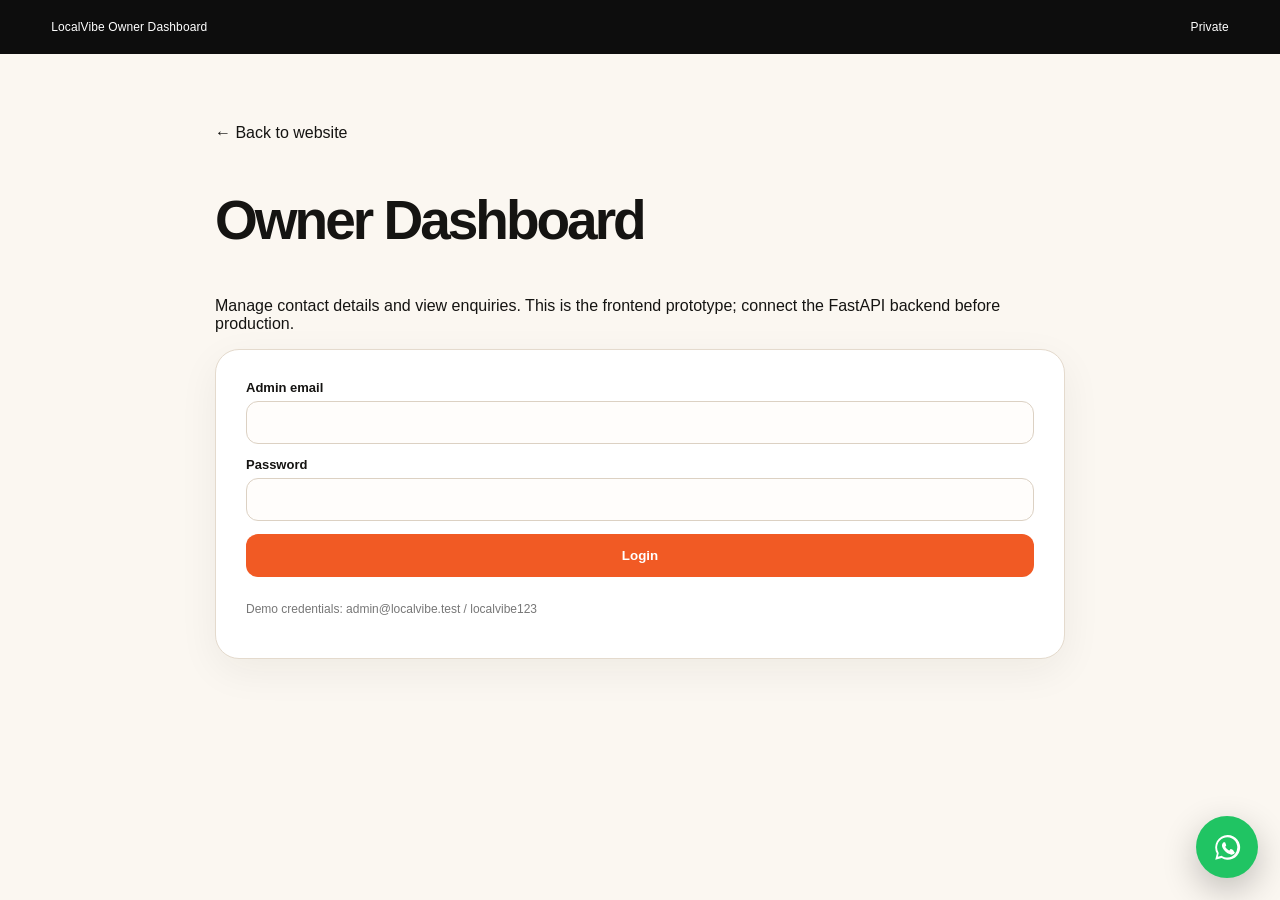
<file: admin.html>
<!DOCTYPE html>
<html lang="en"><head><meta charset="UTF-8"><meta name="viewport" content="width=device-width,initial-scale=1"><title>LocalVibe Admin</title><link rel="stylesheet" href="css/style.css"></head>
<body><div class="topbar"><div class="container"><span>LocalVibe Owner Dashboard</span><span>Private</span></div></div>
<section class="adminsection"><div class="container adminbox"><a href="index.html">← Back to website</a><h1>Owner Dashboard</h1><p>Manage contact details and view enquiries. This is the frontend prototype; connect the FastAPI backend before production.</p>
<div id="login"><div class="form"><label>Admin email<input id="adminEmail" type="email"></label><label>Password<input id="adminPassword" type="password"></label><button class="btn orange" onclick="login()">Login</button><p class="notice">Demo credentials: admin@localvibe.test / localvibe123</p></div></div>
<div id="dash" style="display:none"><div class="form"><label>Business / Contact name<input id="ownerName"></label><label>Phone / WhatsApp<input id="ownerPhone"></label><label>Email<input id="ownerEmail"></label><label>Hero image URL<input id="heroUrl"></label><button class="btn orange" onclick="saveSettings()">Save settings</button></div><h2>Customer enquiries</h2><div id="leads"></div></div></div></section>
<script src="js/app.js"></script></body></html>
</file>
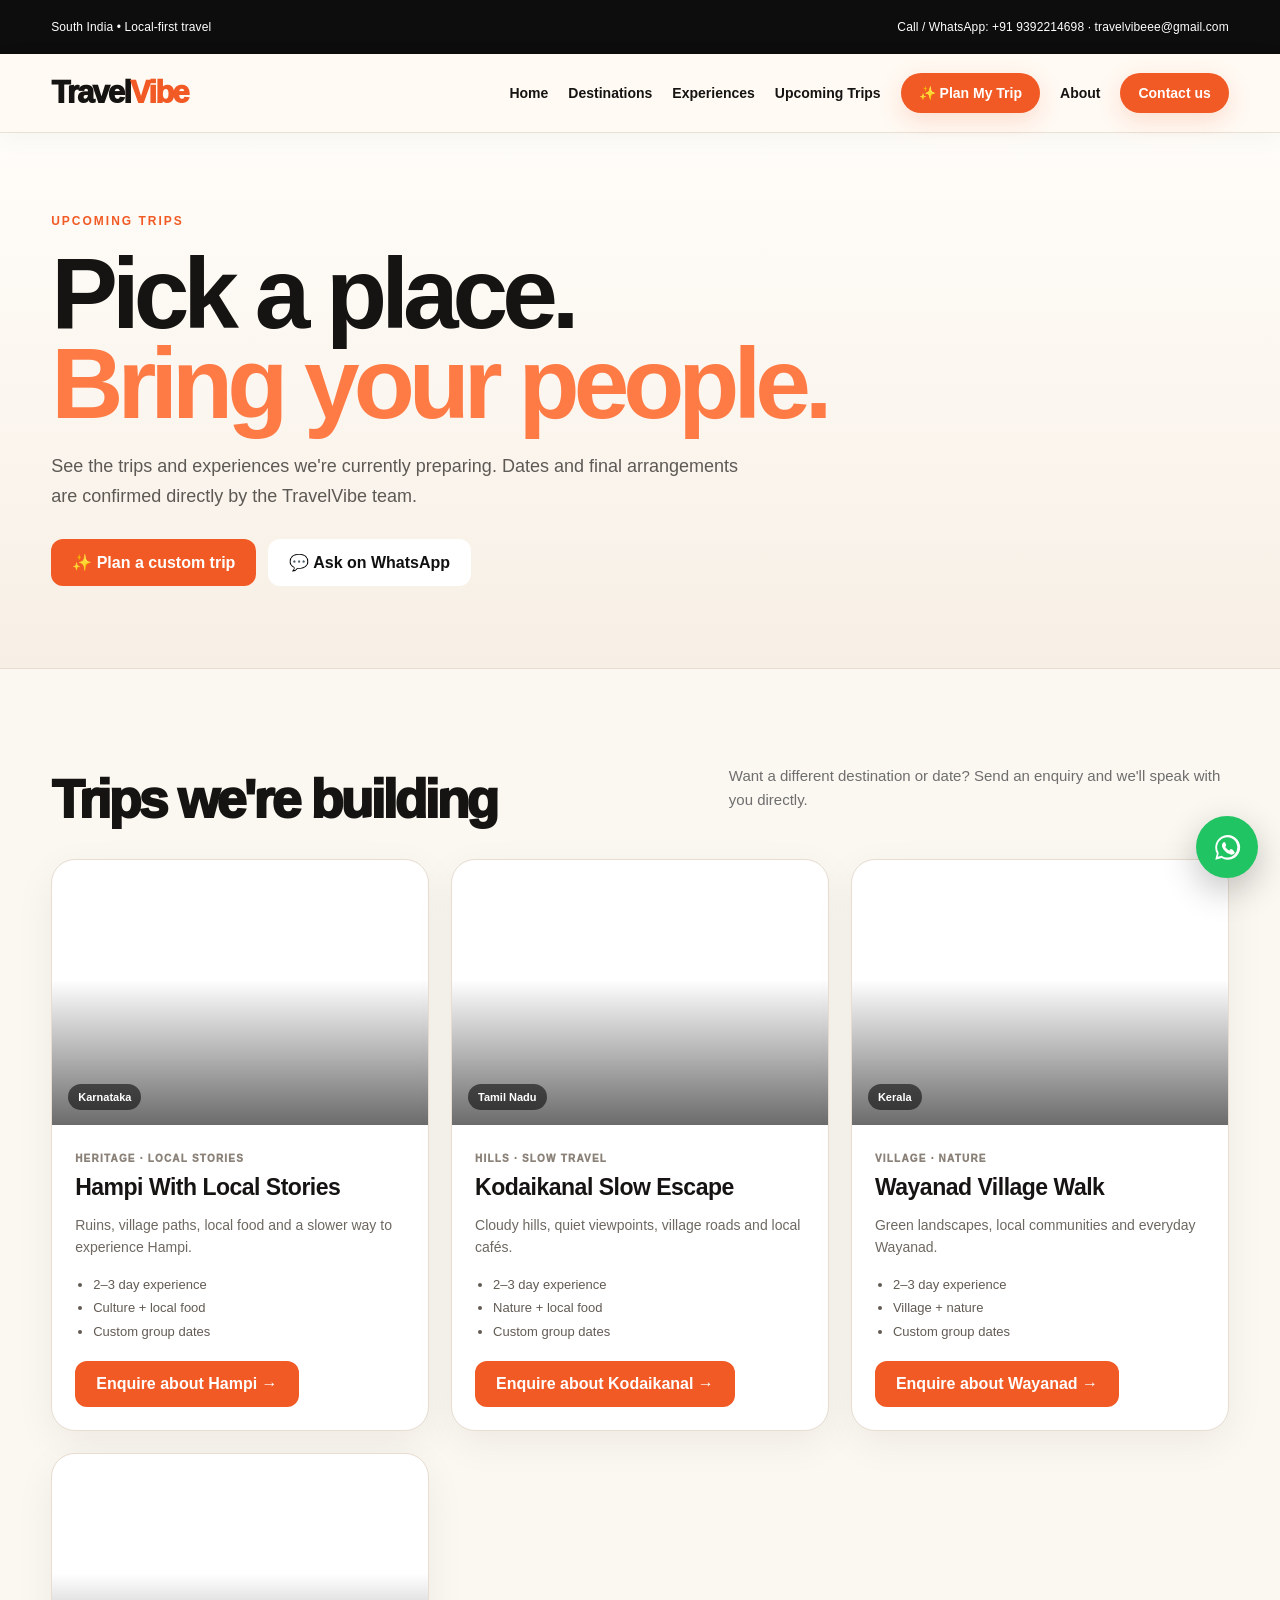
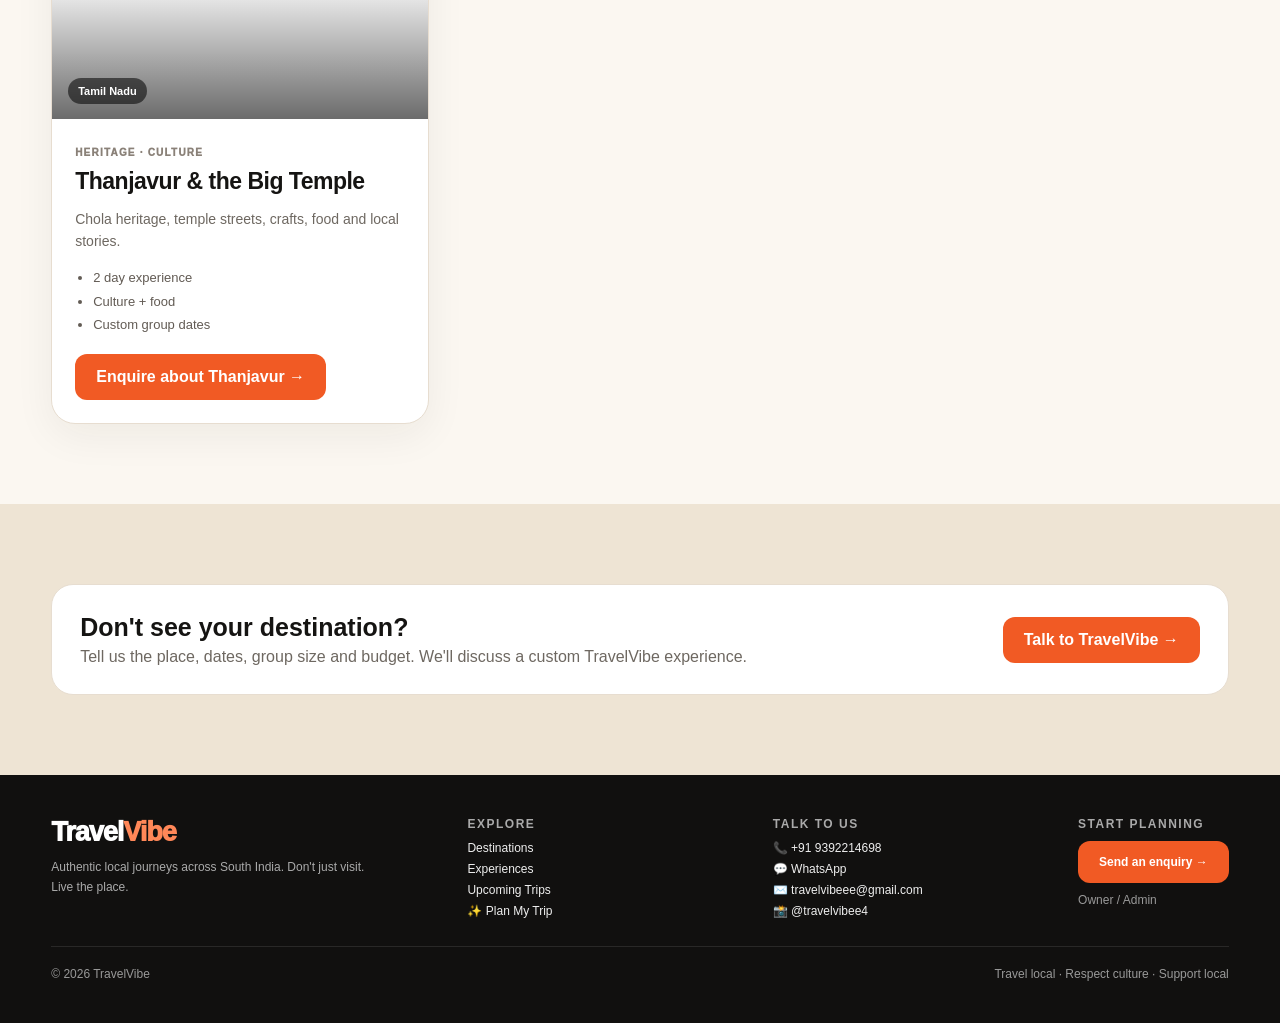
<file: availability.html>
<!DOCTYPE html>
<html lang="en">
<head>
<meta charset="UTF-8">
<meta name="viewport" content="width=device-width,initial-scale=1">
<title>Upcoming Trips — TravelVibe</title>
<meta name="description" content="Discover upcoming TravelVibe trips and enquire directly with our team.">
<link rel="stylesheet" href="css/style.css">
</head>
<body>
<div class="topbar"><div class="container"><span>South India • Local-first travel</span><span>Call / WhatsApp: <a href="tel:+919392214698">+91 9392214698</a> · <a href="mailto:travelvibeee@gmail.com">travelvibeee@gmail.com</a></span></div></div>
<nav><div class="container navin"><a class="logo" href="index.html">Travel<span>Vibe</span></a><button class="nav-toggle" type="button" aria-label="Open menu" aria-expanded="false">☰</button><div class="navlinks"><a href="index.html">Home</a><a href="index.html#destinations">Destinations</a><a href="experiences.html">Experiences</a><a href="availability.html">Upcoming Trips</a><a href="planner.html" class="pill">✨ Plan My Trip</a><a href="index.html#about">About</a><a href="contact.html" class="pill">Contact us</a></div></div></nav>

<header class="pagehero"><div class="container"><span class="eyebrow darkey">UPCOMING TRIPS</span><h1>Pick a place.<br><span>Bring your people.</span></h1><p>See the trips and experiences we're currently preparing. Dates and final arrangements are confirmed directly by the TravelVibe team.</p><div class="actions"><a class="btn orange" href="planner.html">✨ Plan a custom trip</a><a class="btn white" href="https://wa.me/919392214698?text=Hi%20TravelVibe!%20I%27d%20like%20to%20know%20about%20upcoming%20trips." target="_blank" rel="noopener">💬 Ask on WhatsApp</a></div></div></header>

<section><div class="container"><div class="sectionhead"><h2>Trips we're building</h2><p>Want a different destination or date? Send an enquiry and we'll speak with you directly.</p></div>
<div class="trip-grid">
<article class="trip-card"><div class="trip-image" style="background-image:url('https://images.unsplash.com/photo-1606298855672-3efb63017be8?auto=format&fit=crop&w=1200&q=85')"><span>Karnataka</span></div><div class="trip-body"><small>HERITAGE · LOCAL STORIES</small><h3>Hampi With Local Stories</h3><p>Ruins, village paths, local food and a slower way to experience Hampi.</p><ul class="trip-points"><li>2–3 day experience</li><li>Culture + local food</li><li>Custom group dates</li></ul><a class="btn orange" href="contact.html?destination=Hampi%20With%20Local%20Stories">Enquire about Hampi →</a></div></article>
<article class="trip-card"><div class="trip-image" style="background-image:url('https://images.unsplash.com/photo-1500534623283-312aade485b7?auto=format&fit=crop&w=1200&q=85')"><span>Tamil Nadu</span></div><div class="trip-body"><small>HILLS · SLOW TRAVEL</small><h3>Kodaikanal Slow Escape</h3><p>Cloudy hills, quiet viewpoints, village roads and local cafés.</p><ul class="trip-points"><li>2–3 day experience</li><li>Nature + local food</li><li>Custom group dates</li></ul><a class="btn orange" href="contact.html?destination=Kodaikanal%20Slow%20Escape">Enquire about Kodaikanal →</a></div></article>
<article class="trip-card"><div class="trip-image" style="background-image:url('https://www.responsibletourismindia.com/public/uploads/article/Wayanad_Village-walk-1-slider1.jpg')"><span>Kerala</span></div><div class="trip-body"><small>VILLAGE · NATURE</small><h3>Wayanad Village Walk</h3><p>Green landscapes, local communities and everyday Wayanad.</p><ul class="trip-points"><li>2–3 day experience</li><li>Village + nature</li><li>Custom group dates</li></ul><a class="btn orange" href="contact.html?destination=Wayanad%20Village%20Walk">Enquire about Wayanad →</a></div></article>
<article class="trip-card"><div class="trip-image" style="background-image:url('https://static.wixstatic.com/media/9b44ed_8111c1a489b7406c8081e0584eeff72f~mv2.jpg/v1/fill/w_980%2Ch_653%2Cal_c%2Cq_85,usm_0.66_1.00_0.01,enc_avif,quality_auto/9b44ed_8111c1a489b7406c8081e0584eeff72f~mv2.jpg')"><span>Tamil Nadu</span></div><div class="trip-body"><small>HERITAGE · CULTURE</small><h3>Thanjavur & the Big Temple</h3><p>Chola heritage, temple streets, crafts, food and local stories.</p><ul class="trip-points"><li>2 day experience</li><li>Culture + food</li><li>Custom group dates</li></ul><a class="btn orange" href="contact.html?destination=Thanjavur%20and%20the%20Big%20Temple">Enquire about Thanjavur →</a></div></article>
</div></div></section>

<section class="sand"><div class="container"><div class="trip-cta"><div><h3>Don't see your destination?</h3><p>Tell us the place, dates, group size and budget. We'll discuss a custom TravelVibe experience.</p></div><a class="btn orange" href="contact.html">Talk to TravelVibe →</a></div></div></section>

<footer>
  <div class="container">
    <div>
      <div class="footer-brand">Travel<span>Vibe</span></div>
      <p style="color:#aaa;line-height:1.6;max-width:330px;margin:10px 0 0;">Authentic local journeys across South India. Don't just visit. Live the place.</p>
    </div>
    <div>
      <div class="footer-title">Explore</div>
      <div class="footer-links">
        <a href="index.html#destinations">Destinations</a>
        <a href="experiences.html">Experiences</a>
        <a href="availability.html">Upcoming Trips</a>
        <a href="planner.html">✨ Plan My Trip</a>
      </div>
    </div>
    <div>
      <div class="footer-title">Talk to us</div>
      <div class="footer-links">
        <a href="tel:+919392214698">📞 +91 9392214698</a>
        <a href="https://wa.me/919392214698?text=Hi%20TravelVibe!%20I%27d%20like%20to%20know%20about%20your%20trips." target="_blank" rel="noopener">💬 WhatsApp</a>
        <a href="mailto:travelvibeee@gmail.com">✉️ travelvibeee@gmail.com</a>
        <a href="https://www.instagram.com/travelvibee4/" target="_blank" rel="noopener">📸 @travelvibee4</a>
      </div>
    </div>
    <div>
      <div class="footer-title">Start planning</div>
      <a class="btn orange" href="contact.html">Send an enquiry →</a>
      <div style="margin-top:10px;"><a href="admin.html" style="font-size:12px;color:#999;">Owner / Admin</a></div>
    </div>
    <div class="footer-bottom">
      <span>© 2026 TravelVibe</span>
      <span>Travel local · Respect culture · Support local</span>
    </div>
  </div>
</footer>
<script src="js/app.js"></script>
</body></html>
</file>
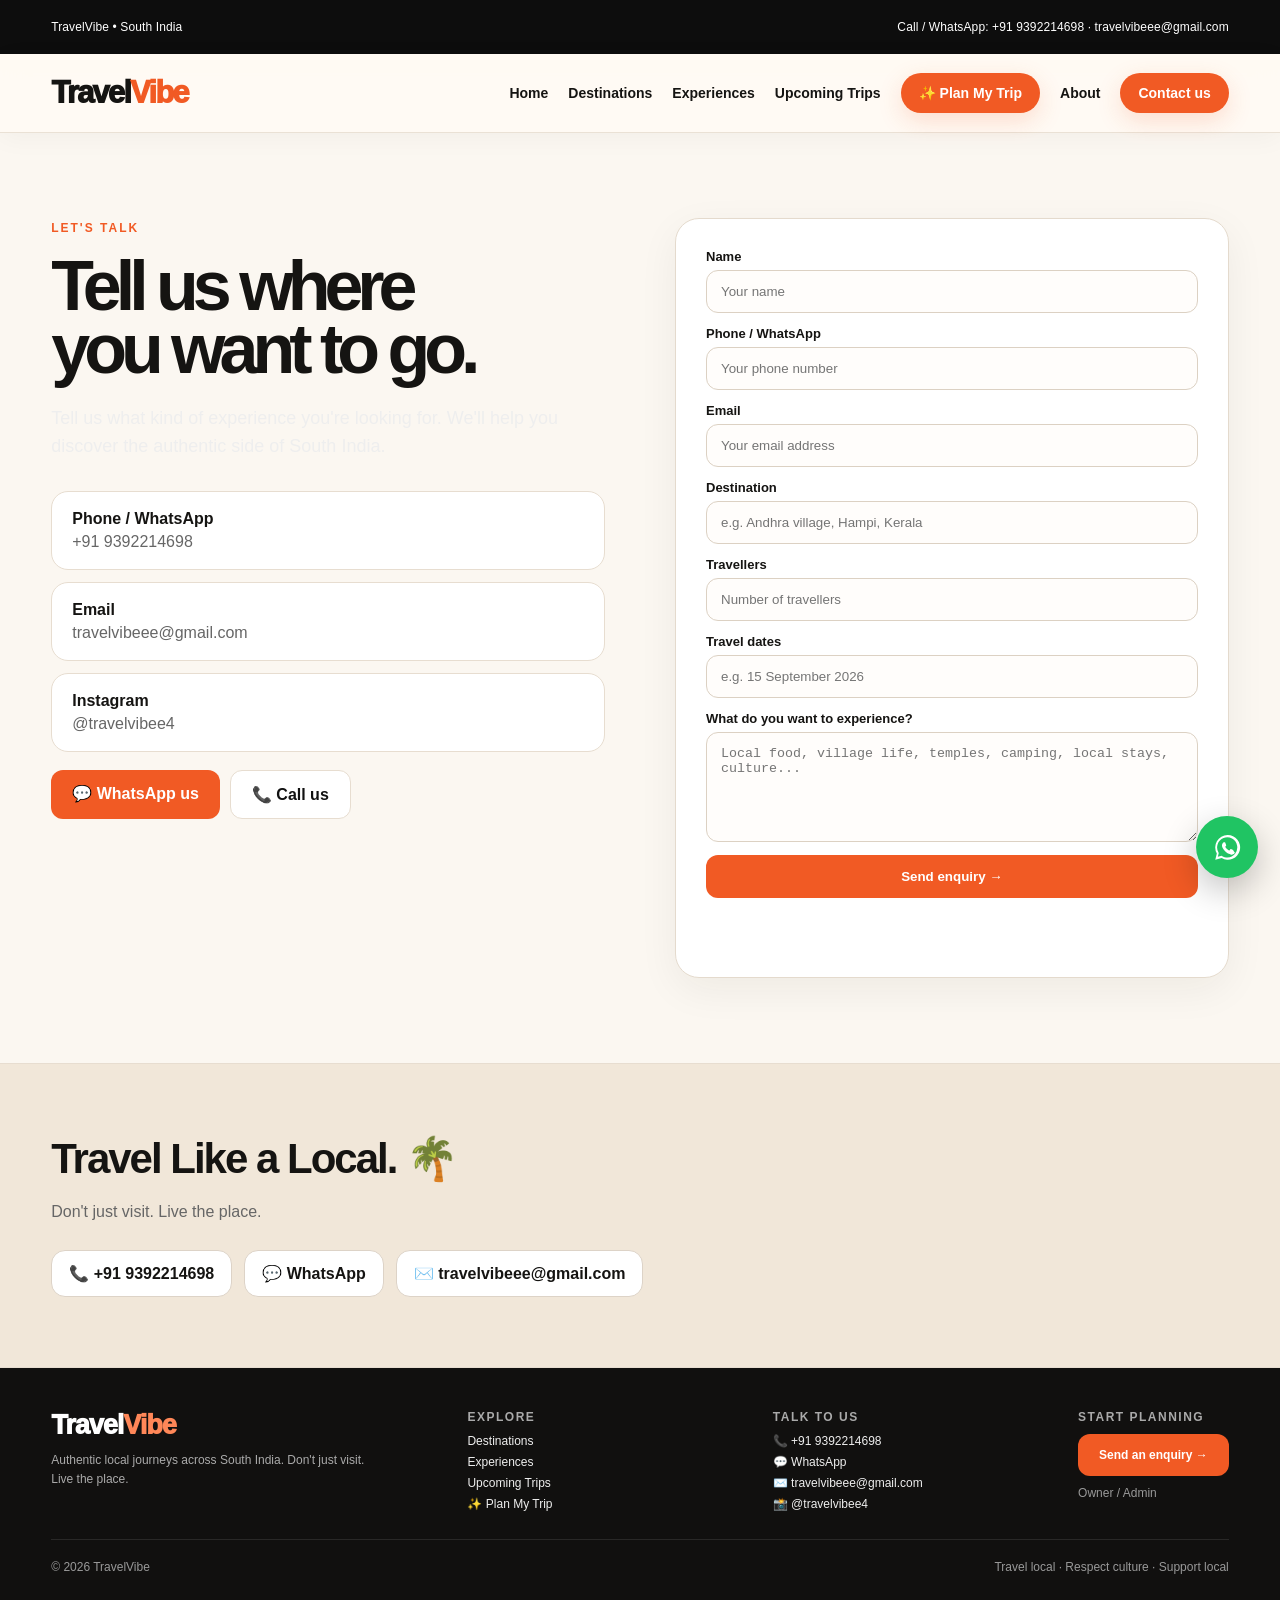
<file: contact.html>
<!DOCTYPE html>
<html lang="en">

<head>

  <meta charset="UTF-8">

  <meta
    name="viewport"
    content="width=device-width, initial-scale=1"
  >

  <title>Contact — TravelVibe</title>

  <meta
    name="description"
    content="Contact TravelVibe to plan authentic local travel experiences across South India."
  >

  <link
    rel="stylesheet"
    href="css/style.css"
  >

</head>


<body>


  <!-- =====================================================
       TOP BAR
  ====================================================== -->

  <div class="topbar">

    <div class="container">

      <span>
        TravelVibe • South India
      </span>


      <span id="contactTop">

        Call / WhatsApp:

        <a href="tel:+919392214698">
          +91 9392214698
        </a>

        ·

        <a href="mailto:travelvibeee@gmail.com">
          travelvibeee@gmail.com
        </a>

      </span>

    </div>

  </div>



  <!-- =====================================================
       NAVIGATION
  ====================================================== -->

  <nav>

    <div class="container navin">

      <a
        class="logo"
        href="index.html"
      >
        Travel<span>Vibe</span>
      </a>


      <button class="nav-toggle" type="button" aria-label="Open menu" aria-expanded="false">☰</button>
    <div class="navlinks">

        <a href="index.html">Home</a>

        <a href="index.html#destinations">
          Destinations
        </a>

        <a href="experiences.html">
          Experiences
        </a>

        <a href="availability.html">
          Upcoming Trips
        </a>

        <a
          href="planner.html"
          class="pill"
        >
          ✨ Plan My Trip
        </a>

        <a href="index.html#about">
          About
        </a>

        <a href="contact.html" class="pill">
          Contact us
        </a>

      </div>

    </div>

  </nav>



  <!-- =====================================================
       CONTACT SECTION
  ====================================================== -->

  <section class="contactsection">

    <div class="container contactgrid">


      <!-- =================================================
           LEFT SIDE
      ================================================== -->

      <div>

        <span class="eyebrow darkey">
          LET'S TALK
        </span>


        <h1>
          Tell us where<br>
          you want to go.
        </h1>


        <p>
          Tell us what kind of experience you're looking for.
          We'll help you discover the authentic side of South India.
        </p>



        <!-- CONTACT DETAILS -->

        <div class="contactdetails">


          <!-- PHONE -->

          <div>

            <b>
              Phone / WhatsApp
            </b>

            <span>

              <a href="tel:+919392214698">
                +91 9392214698
              </a>

            </span>

          </div>



          <!-- EMAIL -->

          <div>

            <b>
              Email
            </b>

            <span>

              <a href="mailto:travelvibeee@gmail.com">
                travelvibeee@gmail.com
              </a>

            </span>

          </div>



          <!-- INSTAGRAM -->

          <div>

            <b>
              Instagram
            </b>

            <span>

              <a
                href="https://www.instagram.com/travelvibee4/"
                target="_blank"
                rel="noopener"
              >
                @travelvibee4
              </a>

            </span>

          </div>

        </div>

        <div class="contact-quick-actions">
          <a class="btn orange" href="https://wa.me/919392214698?text=Hi%20TravelVibe!%20I%27d%20like%20to%20plan%20a%20trip." target="_blank" rel="noopener">💬 WhatsApp us</a>
          <a class="btn white" href="tel:+919392214698">📞 Call us</a>
        </div>

      </div>



      <!-- =================================================
           ENQUIRY FORM
      ================================================== -->

      <form
        id="leadForm"
        class="form"
      >


        <!-- HIDDEN INTEREST -->

        <input
          type="hidden"
          id="interest"
        >


        <!-- =================================================
             NAME
        ================================================== -->

        <label>

          Name

          <input
            id="name"
            type="text"
            placeholder="Your name"
            required
          >

        </label>



        <!-- =================================================
             PHONE
        ================================================== -->

        <label>

          Phone / WhatsApp

          <input
            id="phone"
            type="tel"
            placeholder="Your phone number"
            required
          >

        </label>



        <!-- =================================================
             EMAIL
        ================================================== -->

        <label>

          Email

          <input
            id="email"
            type="email"
            placeholder="Your email address"
          >

        </label>



        <!-- =================================================
             DESTINATION
        ================================================== -->

        <label>

          Destination

          <input
            id="destination"
            type="text"
            placeholder="e.g. Andhra village, Hampi, Kerala"
          >

        </label>



        <!-- =================================================
             TRAVELLERS
        ================================================== -->

        <label>

          Travellers

          <input
            id="people"
            type="number"
            min="1"
            max="100"
            placeholder="Number of travellers"
          >

        </label>



        <!-- =================================================
             TRAVEL DATES
        ================================================== -->

        <label>

          Travel dates

          <input
            id="dates"
            type="text"
            placeholder="e.g. 15 September 2026"
          >

        </label>



        <!-- =================================================
             EXPERIENCE / MESSAGE
        ================================================== -->

        <label>

          What do you want to experience?

          <textarea
            id="message"
            required
            placeholder="Local food, village life, temples, camping, local stays, culture..."
          ></textarea>

        </label>



        <!-- =================================================
             SUBMIT
        ================================================== -->

        <button
          class="btn orange"
          type="submit"
        >
          Send enquiry →
        </button>



        <!-- =================================================
             FORM MESSAGE
        ================================================== -->

        <p
          id="formMsg"
          class="notice"
        ></p>

      </form>

    </div>

  </section>



  <!-- =====================================================
       CONTACT STRIP
  ====================================================== -->

  <section class="contact-strip">

    <div class="container">

      <h2>
        Travel Like a Local. 🌴
      </h2>


      <p>
        Don't just visit. Live the place.
      </p>


      <div class="contact-details">


        <!-- PHONE -->

        <a href="tel:+919392214698">
          📞 +91 9392214698
        </a>



        <!-- WHATSAPP -->

        <a
          href="https://wa.me/919392214698"
          target="_blank"
          rel="noopener"
        >
          💬 WhatsApp
        </a>



        <!-- EMAIL -->

        <a href="mailto:travelvibeee@gmail.com">
          ✉️ travelvibeee@gmail.com
        </a>

      </div>

    </div>

  </section>



  <!-- =====================================================
       FOOTER
  ====================================================== -->

  <footer>
  <div class="container">
    <div>
      <div class="footer-brand">Travel<span>Vibe</span></div>
      <p style="color:#aaa;line-height:1.6;max-width:330px;margin:10px 0 0;">Authentic local journeys across South India. Don't just visit. Live the place.</p>
    </div>
    <div>
      <div class="footer-title">Explore</div>
      <div class="footer-links">
        <a href="index.html#destinations">Destinations</a>
        <a href="experiences.html">Experiences</a>
        <a href="availability.html">Upcoming Trips</a>
        <a href="planner.html">✨ Plan My Trip</a>
      </div>
    </div>
    <div>
      <div class="footer-title">Talk to us</div>
      <div class="footer-links">
        <a href="tel:+919392214698">📞 +91 9392214698</a>
        <a href="https://wa.me/919392214698?text=Hi%20TravelVibe!%20I%27d%20like%20to%20know%20about%20your%20trips." target="_blank" rel="noopener">💬 WhatsApp</a>
        <a href="mailto:travelvibeee@gmail.com">✉️ travelvibeee@gmail.com</a>
        <a href="https://www.instagram.com/travelvibee4/" target="_blank" rel="noopener">📸 @travelvibee4</a>
      </div>
    </div>
    <div>
      <div class="footer-title">Start planning</div>
      <a class="btn orange" href="contact.html">Send an enquiry →</a>
      <div style="margin-top:10px;"><a href="admin.html" style="font-size:12px;color:#999;">Owner / Admin</a></div>
    </div>
    <div class="footer-bottom">
      <span>© 2026 TravelVibe</span>
      <span>Travel local · Respect culture · Support local</span>
    </div>
  </div>
</footer>



  <!-- =====================================================
       EXISTING APP JAVASCRIPT
  ====================================================== -->

  <script src="js/app.js"></script>



  <!-- =====================================================
       TRAVELVIBE PLANNER PREFILL
  ====================================================== -->

  <script>

    // =====================================================
    // READ PLANNER PARAMETERS
    // =====================================================

    const params =
      new URLSearchParams(
        window.location.search
      );


    const plannerDestination =
      params.get("destination");

    const plannerPeople =
      params.get("people");

    const plannerDays =
      params.get("days");

    const plannerBudget =
      params.get("budget");

    const plannerDate =
      params.get("date");

    const plannerInterests =
      params.get("interests");



    // =====================================================
    // PREFILL DESTINATION
    // =====================================================

    if (plannerDestination) {

      document.getElementById(
        "destination"
      ).value =
        plannerDestination;

    }



    // =====================================================
    // PREFILL TRAVELLERS
    // =====================================================

    if (plannerPeople) {

      document.getElementById(
        "people"
      ).value =
        plannerPeople;

    }



    // =====================================================
    // PREFILL TRAVEL DATE
    // =====================================================

    if (plannerDate) {

      document.getElementById(
        "dates"
      ).value =
        plannerDate;

    }



    // =====================================================
    // PREFILL INTEREST
    // =====================================================

    if (plannerInterests) {

      document.getElementById(
        "interest"
      ).value =
        plannerInterests;

    }



    // =====================================================
    // BUILD AI PLANNER MESSAGE
    // =====================================================

    if (
      plannerDestination ||
      plannerPeople ||
      plannerDays ||
      plannerBudget ||
      plannerInterests
    ) {


      const messageField =
        document.getElementById(
          "message"
        );


      const formattedBudget =
        plannerBudget
          ? Number(
              plannerBudget
            ).toLocaleString(
              "en-IN"
            )
          : "Not specified";


      messageField.value =

`TravelVibe AI Planner Request

Destination:
${plannerDestination || "Not specified"}

Travellers:
${plannerPeople || "Not specified"}

Duration:
${plannerDays || "Not specified"} day(s)

Total Budget:
₹${formattedBudget}

Preferred Date:
${plannerDate || "Flexible"}

Interests:
${plannerInterests || "Not specified"}

Please help us create this TravelVibe experience.`;

    }

  </script>


</body>

</html>
</file>
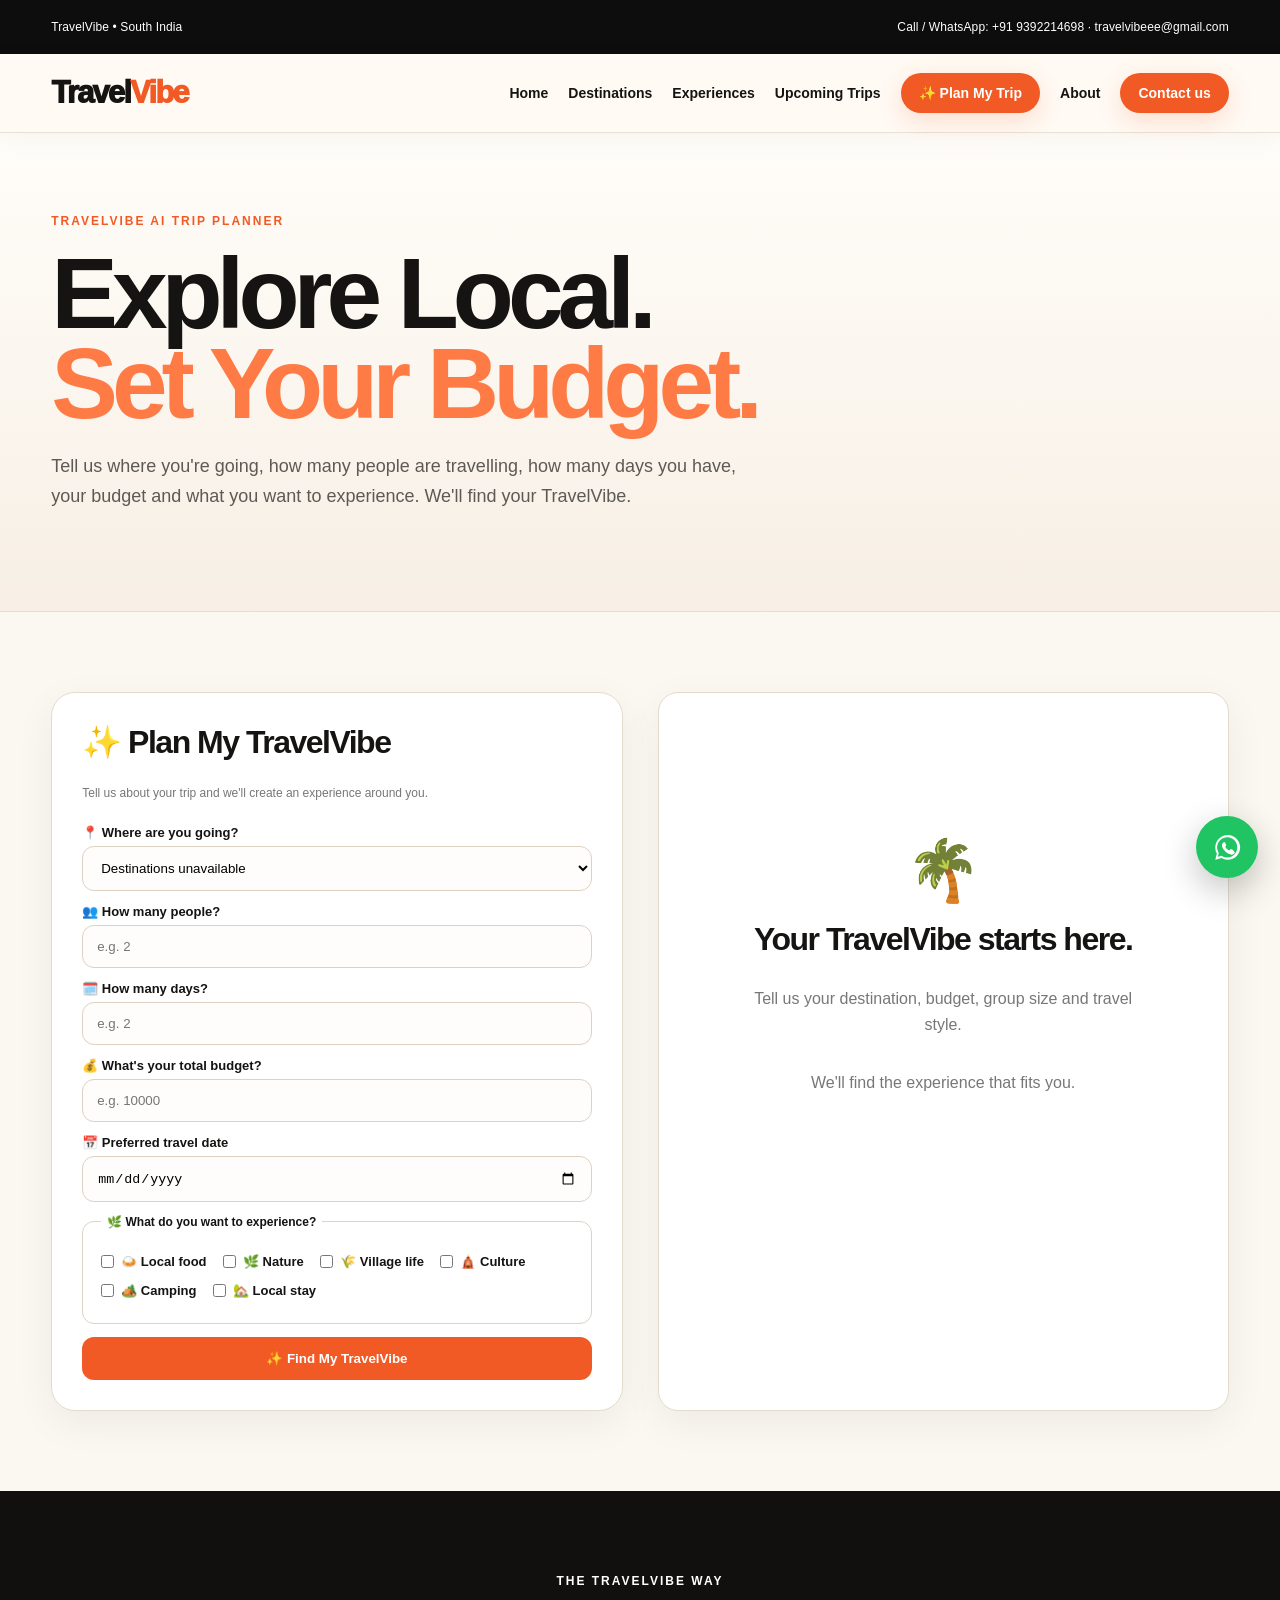
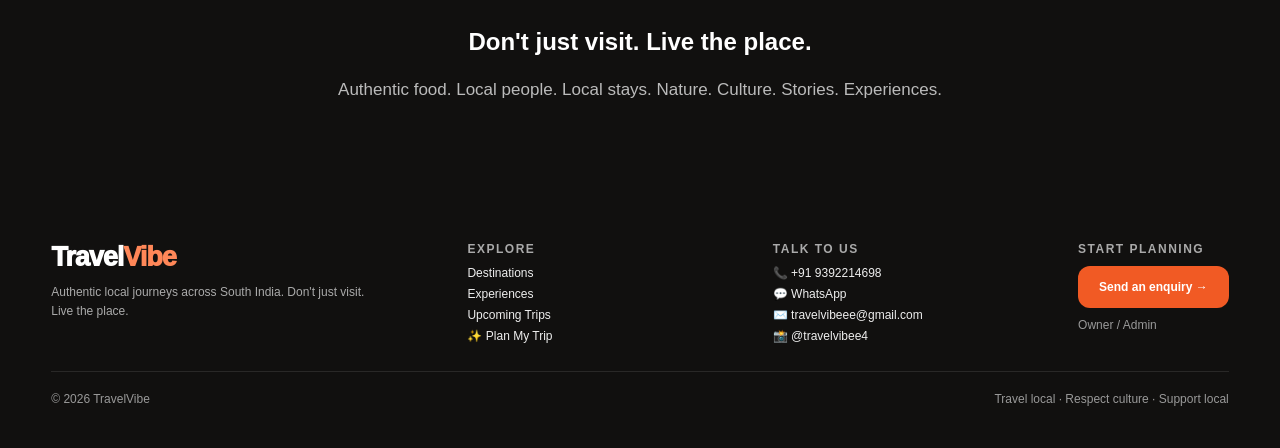
<file: planner.html>
<!DOCTYPE html>
<html lang="en">

<head>

  <meta charset="UTF-8">

  <meta
    name="viewport"
    content="width=device-width, initial-scale=1"
  >

  <title>Plan My Trip — TravelVibe</title>

  <meta
    name="description"
    content="Plan your perfect local TravelVibe experience based on your destination, budget, group size and interests."
  >

  <link
    rel="stylesheet"
    href="css/style.css"
  >

</head>


<body>


  <!-- =====================================================
       TOP BAR
  ====================================================== -->

  <div class="topbar">

    <div class="container">

      <span>
        TravelVibe • South India
      </span>

      <span>

        Call / WhatsApp:

        <a href="tel:+919392214698">
          +91 9392214698
        </a>

        ·

        <a href="mailto:travelvibeee@gmail.com">
          travelvibeee@gmail.com
        </a>

      </span>

    </div>

  </div>


  <!-- =====================================================
       NAVIGATION
  ====================================================== -->

  <nav>

    <div class="container navin">

      <a
        class="logo"
        href="index.html"
      >
        Travel<span>Vibe</span>
      </a>


      <button
        class="nav-toggle"
        type="button"
        aria-label="Open menu"
        aria-expanded="false"
      >
        ☰
      </button>


      <div class="navlinks">

        <a href="index.html">
          Home
        </a>

        <a href="index.html#destinations">
          Destinations
        </a>

        <a href="experiences.html">
          Experiences
        </a>

        <a href="availability.html">
          Upcoming Trips
        </a>

        <a
          href="planner.html"
          class="pill"
        >
          ✨ Plan My Trip
        </a>

        <a href="index.html#about">
          About
        </a>

        <a
          href="contact.html"
          class="pill"
        >
          Contact us
        </a>

      </div>

    </div>

  </nav>


  <!-- =====================================================
       HERO
  ====================================================== -->

  <section class="pagehero">

    <div class="container">

      <span class="eyebrow darkey">
        TRAVELVIBE AI TRIP PLANNER
      </span>

      <h1>
        Explore Local.<br>
        <span>Set Your Budget.</span>
      </h1>

      <p>
        Tell us where you're going, how many people are
        travelling, how many days you have, your budget
        and what you want to experience.
        We'll find your TravelVibe.
      </p>

    </div>

  </section>


  <!-- =====================================================
       PLANNER
  ====================================================== -->

  <section>

    <div class="container">

      <div class="planner-grid">


        <!-- =================================================
             FORM
        ================================================== -->

        <form
          id="plannerForm"
          class="form"
        >

          <h2>
            ✨ Plan My TravelVibe
          </h2>

          <p class="notice">
            Tell us about your trip and we'll create an
            experience around you.
          </p>


          <!-- =================================================
               DESTINATION
          ================================================== -->

          <label>

            📍 Where are you going?

            <select
              id="plannerDestination"
              required
            >

              <option value="">
                Loading destinations...
              </option>

            </select>

          </label>


          <!-- =================================================
               TRAVELLERS
          ================================================== -->

          <label>

            👥 How many people?

            <input
              id="plannerTravellers"
              type="number"
              min="1"
              max="100"
              placeholder="e.g. 2"
              required
            >

          </label>


          <!-- =================================================
               DAYS
          ================================================== -->

          <label>

            🗓️ How many days?

            <input
              id="plannerDays"
              type="number"
              min="1"
              max="30"
              placeholder="e.g. 2"
              required
            >

          </label>


          <!-- =================================================
               BUDGET
          ================================================== -->

          <label>

            💰 What's your total budget?

            <input
              id="plannerBudget"
              type="number"
              min="1"
              placeholder="e.g. 10000"
              required
            >

          </label>


          <!-- =================================================
               DATE
          ================================================== -->

          <label>

            📅 Preferred travel date

            <input
              id="plannerDate"
              type="date"
            >

          </label>


          <!-- =================================================
               INTERESTS
          ================================================== -->

          <fieldset class="planner-interests">

            <legend>
              🌿 What do you want to experience?
            </legend>


            <label>

              <input
                type="checkbox"
                name="interest"
                value="Local food"
              >

              🍛 Local food

            </label>


            <label>

              <input
                type="checkbox"
                name="interest"
                value="Nature"
              >

              🌿 Nature

            </label>


            <label>

              <input
                type="checkbox"
                name="interest"
                value="Village life"
              >

              🌾 Village life

            </label>


            <label>

              <input
                type="checkbox"
                name="interest"
                value="Culture"
              >

              🛕 Culture

            </label>


            <label>

              <input
                type="checkbox"
                name="interest"
                value="Camping"
              >

              🏕️ Camping

            </label>


            <label>

              <input
                type="checkbox"
                name="interest"
                value="Local stay"
              >

              🏡 Local stay

            </label>

          </fieldset>


          <!-- =================================================
               SUBMIT
          ================================================== -->

          <button
            class="btn orange"
            type="submit"
          >
            ✨ Find My TravelVibe
          </button>

        </form>


        <!-- =================================================
             RESULT
        ================================================== -->

        <div
          id="plannerResult"
          class="planner-result"
        >

          <div class="planner-placeholder">

            <div class="planner-icon">
              🌴
            </div>

            <h2>
              Your TravelVibe starts here.
            </h2>

            <p>
              Tell us your destination, budget,
              group size and travel style.
            </p>

            <p>
              We'll find the experience that fits you.
            </p>

          </div>

        </div>

      </div>

    </div>

  </section>


  <!-- =====================================================
       PHILOSOPHY
  ====================================================== -->

  <section class="dark">

    <div class="container center">

      <span class="eyebrow">
        THE TRAVELVIBE WAY
      </span>

      <h2>
        Don't just visit.
        <span>Live the place.</span>
      </h2>

      <p>
        Authentic food. Local people. Local stays.
        Nature. Culture. Stories. Experiences.
      </p>

    </div>

  </section>


  <!-- =====================================================
       FOOTER
  ====================================================== -->

  <footer>

    <div class="container">

      <div>

        <div class="footer-brand">
          Travel<span>Vibe</span>
        </div>

        <p
          style="
            color:#aaa;
            line-height:1.6;
            max-width:330px;
            margin:10px 0 0;
          "
        >
          Authentic local journeys across South India.
          Don't just visit. Live the place.
        </p>

      </div>


      <div>

        <div class="footer-title">
          Explore
        </div>

        <div class="footer-links">

          <a href="index.html#destinations">
            Destinations
          </a>

          <a href="experiences.html">
            Experiences
          </a>

          <a href="availability.html">
            Upcoming Trips
          </a>

          <a href="planner.html">
            ✨ Plan My Trip
          </a>

        </div>

      </div>


      <div>

        <div class="footer-title">
          Talk to us
        </div>

        <div class="footer-links">

          <a href="tel:+919392214698">
            📞 +91 9392214698
          </a>

          <a
            href="https://wa.me/919392214698?text=Hi%20TravelVibe!%20I%27d%20like%20to%20know%20about%20your%20trips."
            target="_blank"
            rel="noopener"
          >
            💬 WhatsApp
          </a>

          <a href="mailto:travelvibeee@gmail.com">
            ✉️ travelvibeee@gmail.com
          </a>

          <a
            href="https://www.instagram.com/travelvibee4/"
            target="_blank"
            rel="noopener"
          >
            📸 @travelvibee4
          </a>

        </div>

      </div>


      <div>

        <div class="footer-title">
          Start planning
        </div>

        <a
          class="btn orange"
          href="contact.html"
        >
          Send an enquiry →
        </a>

        <div style="margin-top:10px;">

          <a
            href="admin.html"
            style="
              font-size:12px;
              color:#999;
            "
          >
            Owner / Admin
          </a>

        </div>

      </div>


      <div class="footer-bottom">

        <span>
          © 2026 TravelVibe
        </span>

        <span>
          Travel local · Respect culture · Support local
        </span>

      </div>

    </div>

  </footer>


  <!-- =====================================================
       JAVASCRIPT
  ====================================================== -->

  <script>


    // =====================================================
    // API ENDPOINTS
    // =====================================================

    const API_URL =
      "https://localvibe-backend-umwl.onrender.com/api/planner/recommend";

    const DESTINATIONS_API =
      "https://localvibe-backend-umwl.onrender.com/api/planner/destinations";


    // =====================================================
    // ELEMENTS
    // =====================================================

    const plannerForm =
      document.getElementById(
        "plannerForm"
      );


    const plannerResult =
      document.getElementById(
        "plannerResult"
      );


    const plannerDate =
      document.getElementById(
        "plannerDate"
      );


    const plannerDestination =
      document.getElementById(
        "plannerDestination"
      );


    // =====================================================
    // PREVENT PAST DATES
    // =====================================================

    const today =
      new Date();


    const year =
      today.getFullYear();


    const month =
      String(
        today.getMonth() + 1
      ).padStart(
        2,
        "0"
      );


    const day =
      String(
        today.getDate()
      ).padStart(
        2,
        "0"
      );


    const todayString =
      `${year}-${month}-${day}`;


    plannerDate.min =
      todayString;


    // =====================================================
    // ESCAPE HTML
    // =====================================================

    function escapeHtml(value) {

      if (
        value === null ||
        value === undefined
      ) {

        return "";

      }


      return String(value)
        .replace(
          /&/g,
          "&amp;"
        )
        .replace(
          /</g,
          "&lt;"
        )
        .replace(
          />/g,
          "&gt;"
        )
        .replace(
          /"/g,
          "&quot;"
        )
        .replace(
          /'/g,
          "&#039;"
        );

    }


    // =====================================================
    // LOAD DESTINATIONS
    // =====================================================

    async function loadPlannerDestinations() {

      if (!plannerDestination) {
        return;
      }


      try {

        const response =
          await fetch(
            DESTINATIONS_API
          );


        if (!response.ok) {

          throw new Error(
            `Destination server error: ${response.status}`
          );

        }


        const data =
          await response.json();


        if (
          !data.success ||
          !Array.isArray(
            data.destinations
          )
        ) {

          throw new Error(
            "Invalid destination response"
          );

        }


        plannerDestination.innerHTML = `
          <option value="">
            Choose your destination
          </option>
        `;


        data.destinations.forEach(
          function(destination) {

            const option =
              document.createElement(
                "option"
              );


            option.value =
              destination.name;


            option.textContent =
              destination.state
                ? `${destination.name}, ${destination.state}`
                : destination.name;


            plannerDestination.appendChild(
              option
            );

          }
        );


      } catch (error) {

        console.error(
          "Destination loading error:",
          error
        );


        plannerDestination.innerHTML = `
          <option value="">
            Destinations unavailable
          </option>
        `;

      }

    }


    // =====================================================
    // FORMAT AI RESPONSE
    // =====================================================

    function formatAIPlan(text) {

      if (!text) {

        return "";

      }


      let safeText =
        escapeHtml(text);


      safeText =
        safeText.replace(
          /\n/g,
          "<br>"
        );


      const headings = [

        "🌴 YOUR TRAVELVIBE",

        "📍 Destination",

        "🗓️ Suggested Experience",

        "🍛 What You Can Experience",

        "💰 Your Budget",

        "🤝 What Happens Next"

      ];


      headings.forEach(
        function(heading) {

          safeText =
            safeText.replace(
              heading,
              `<strong>${heading}</strong>`
            );

        }
      );


      return safeText;

    }


    // =====================================================
    // FORMAT DATABASE ITINERARY
    // =====================================================

    function formatItinerary(
      itinerary
    ) {

      if (
        !Array.isArray(itinerary) ||
        itinerary.length === 0
      ) {

        return `

          <div
            class="planner-message"
            style="
              margin-top:20px;
            "
          >

            <h3>
              🌿 Your itinerary is being prepared
            </h3>

            <p>
              We couldn't find a matching itinerary
              for this exact combination yet.
            </p>

            <p>
              TravelVibe will confirm the final
              itinerary and arrangements with you.
            </p>

          </div>

        `;

      }


      let html = `

        <div
          class="travelvibe-itinerary"
          style="
            margin-top:24px;
          "
        >

          <h3
            style="
              margin-bottom:18px;
            "
          >
            🗓️ Suggested Experience
          </h3>

      `;


      itinerary.forEach(
        function(day) {

          html += `

            <div
              class="planner-message"
              style="
                margin-bottom:18px;
                padding:20px;
              "
            >

              <h3
                style="
                  margin-bottom:16px;
                "
              >
                Day ${escapeHtml(
                  day.day_number
                )}
              </h3>

          `;


          // -------------------------------------------------
          // MORNING
          // -------------------------------------------------

          if (day.morning) {

            html += `

              <div
                style="
                  margin-bottom:14px;
                "
              >

                <strong>
                  🌅 Morning
                </strong>

                <p>
                  ${escapeHtml(
                    day.morning
                  )}
                </p>

              </div>

            `;

          }


          // -------------------------------------------------
          // AFTERNOON
          // -------------------------------------------------

          if (day.afternoon) {

            html += `

              <div
                style="
                  margin-bottom:14px;
                "
              >

                <strong>
                  ☀️ Afternoon
                </strong>

                <p>
                  ${escapeHtml(
                    day.afternoon
                  )}
                </p>

              </div>

            `;

          }


          // -------------------------------------------------
          // EVENING
          // -------------------------------------------------

          if (day.evening) {

            html += `

              <div
                style="
                  margin-bottom:14px;
                "
              >

                <strong>
                  🌙 Evening
                </strong>

                <p>
                  ${escapeHtml(
                    day.evening
                  )}
                </p>

              </div>

            `;

          }


          // -------------------------------------------------
          // FOOD
          // -------------------------------------------------

          if (day.food) {

            html += `

              <div
                style="
                  margin-bottom:14px;
                "
              >

                <strong>
                  🍛 Food
                </strong>

                <p>
                  ${escapeHtml(
                    day.food
                  )}
                </p>

              </div>

            `;

          }


          // -------------------------------------------------
          // LOCAL EXPERIENCE
          // -------------------------------------------------

          if (
            day.local_experience
          ) {

            html += `

              <div>

                <strong>
                  🤝 Local Experience
                </strong>

                <p>
                  ${escapeHtml(
                    day.local_experience
                  )}
                </p>

              </div>

            `;

          }


          html += `

            </div>

          `;

        }
      );


      html += `

        </div>

      `;


      return html;

    }


    // =====================================================
    // SEND ENQUIRY
    // =====================================================

    function sendEnquiry() {

      const destination =
        document
          .getElementById(
            "plannerDestination"
          )
          .value;


      const travellers =
        document
          .getElementById(
            "plannerTravellers"
          )
          .value;


      const days =
        document
          .getElementById(
            "plannerDays"
          )
          .value;


      const budget =
        document
          .getElementById(
            "plannerBudget"
          )
          .value;


      const date =
        document
          .getElementById(
            "plannerDate"
          )
          .value;


      const interests =
        Array.from(
          document.querySelectorAll(
            'input[name="interest"]:checked'
          )
        )
        .map(
          input => input.value
        );


      const params =
        new URLSearchParams({

          destination:
            destination,

          people:
            travellers,

          days:
            days,

          budget:
            budget,

          date:
            date,

          interests:
            interests.join(", ")

        });


      window.location.href =
        `contact.html?${params.toString()}`;

    }


    // =====================================================
    // FORM SUBMIT
    // =====================================================

    plannerForm.addEventListener(
      "submit",
      async function(event) {

        event.preventDefault();


        // -------------------------------------------------
        // READ VALUES
        // -------------------------------------------------

        const destination =
          document
            .getElementById(
              "plannerDestination"
            )
            .value
            .trim();


        const travellers =
          Number(
            document
              .getElementById(
                "plannerTravellers"
              )
              .value
          );


        const days =
          Number(
            document
              .getElementById(
                "plannerDays"
              )
              .value
          );


        const budget =
          Number(
            document
              .getElementById(
                "plannerBudget"
              )
              .value
          );


        const date =
          document
            .getElementById(
              "plannerDate"
            )
            .value;


        const interests =
          Array.from(
            document.querySelectorAll(
              'input[name="interest"]:checked'
            )
          )
          .map(
            input => input.value
          );


        // -------------------------------------------------
        // VALIDATION
        // -------------------------------------------------

        if (!destination) {

          alert(
            "Please choose a destination."
          );

          return;

        }


        if (
          !Number.isInteger(
            travellers
          ) ||
          travellers < 1 ||
          travellers > 100
        ) {

          alert(
            "Please enter a valid number of travellers."
          );

          return;

        }


        if (
          !Number.isInteger(
            days
          ) ||
          days < 1 ||
          days > 30
        ) {

          alert(
            "Please enter a valid number of days."
          );

          return;

        }


        if (
          !Number.isFinite(
            budget
          ) ||
          budget <= 0
        ) {

          alert(
            "Please enter a valid budget."
          );

          return;

        }


        // -------------------------------------------------
        // DATE VALIDATION
        // -------------------------------------------------

        if (
          date &&
          date < todayString
        ) {

          alert(
            "Please select a future travel date."
          );

          return;

        }


        // -------------------------------------------------
        // LOADING STATE
        // -------------------------------------------------

        plannerResult.innerHTML = `

          <div class="planner-card">

            <div class="planner-icon">
              🌴
            </div>

            <h2>
              Finding your TravelVibe...
            </h2>

            <p>
              We're checking your destination,
              budget and travel preferences.
            </p>

            <p>
              ✨ Your TravelVibe engine is creating
              your personalized experience.
            </p>

          </div>

        `;


        // -------------------------------------------------
        // DISABLE BUTTON
        // -------------------------------------------------

        const submitButton =
          plannerForm.querySelector(
            'button[type="submit"]'
          );


        submitButton.disabled =
          true;


        submitButton.textContent =
          "✨ Creating Your TravelVibe...";


        try {


          // =================================================
          // API REQUEST
          // =================================================

          const response =
            await fetch(
              API_URL,
              {

                method:
                  "POST",

                headers: {

                  "Content-Type":
                    "application/json",

                  "Accept":
                    "application/json"

                },

                body:
                  JSON.stringify({

                    destination:
                      destination,

                    travellers:
                      travellers,

                    days:
                      days,

                    budget:
                      budget,

                    preferred_date:
                      date || null,

                    interests:
                      interests

                  })

              }
            );


          // =================================================
          // HTTP ERROR
          // =================================================

          if (!response.ok) {

            throw new Error(
              `Server error: ${response.status}`
            );

          }


          // =================================================
          // JSON
          // =================================================

          const data =
            await response.json();


          // =================================================
          // BUDGET FALLBACK
          // =================================================

          if (
            data.success === false &&
            data.recommended_budget
          ) {

            const recommended =
              Number(
                data.recommended_budget
              )
              .toLocaleString(
                "en-IN"
              );


            const currentBudget =
              Number(
                data.total_budget
              )
              .toLocaleString(
                "en-IN"
              );


            const recommendedPerPerson =
              Number(
                data.recommended_budget_per_person
              )
              .toLocaleString(
                "en-IN"
              );


            plannerResult.innerHTML = `

              <div class="planner-card">

                <span class="eyebrow darkey">
                  YOUR TRAVELVIBE
                </span>

                <h2>
                  You're close! 🌿
                </h2>

                <p>
                  <strong>
                    📍 Destination:
                  </strong>

                  ${escapeHtml(
                    data.destination
                  )}

                </p>

                <p>
                  <strong>
                    👥 Travellers:
                  </strong>

                  ${data.travellers}

                </p>

                <p>
                  <strong>
                    🗓️ Duration:
                  </strong>

                  ${data.days} day(s)

                </p>


                <div class="planner-message">

                  <h3>
                    💰 Your Budget
                  </h3>

                  <p>
                    Current budget:
                    <strong>
                      ₹${currentBudget}
                    </strong>
                  </p>

                  <p>
                    Recommended budget:
                    <strong>
                      ₹${recommended}
                    </strong>
                  </p>

                  <p>
                    Approximately
                    ₹${recommendedPerPerson}
                    per person.
                  </p>

                  <p>
                    ${escapeHtml(
                      data.message
                    )}
                  </p>

                </div>


                <button
                  class="btn orange"
                  type="button"
                  onclick="sendEnquiry()"
                >
                  Send Enquiry →
                </button>

              </div>

            `;


            return;

          }


          // =================================================
          // NORMAL RESULT
          // =================================================

          const totalBudget =
            Number(
              data.total_budget
            )
            .toLocaleString(
              "en-IN"
            );


          const budgetPerPerson =
            Number(
              data.budget_per_person
            )
            .toLocaleString(
              "en-IN"
            );


          // -------------------------------------------------
          // INCLUDED EXPERIENCES
          // -------------------------------------------------

          const includes =
            data.includes || {};


          let badges = "";


          if (includes.food) {

            badges += `

              <span>
                🍛 Local food
              </span>

            `;

          }


          if (includes.stay) {

            badges += `

              <span>
                🏡 Local stay
              </span>

            `;

          }


          if (includes.local_experience) {

            badges += `

              <span>
                🤝 Local experiences
              </span>

            `;

          }


          if (includes.activities) {

            badges += `

              <span>
                🌿 Activities
              </span>

            `;

          }


          if (includes.camping) {

            badges += `

              <span>
                🏕️ Camping
              </span>

            `;

          }


          if (includes.transport) {

            badges += `

              <span>
                🚗 Transport
              </span>

            `;

          }


          // =================================================
          // RESULT HTML
          // =================================================

          plannerResult.innerHTML = `

            <div class="planner-card">

              <span class="eyebrow darkey">
                YOUR TRAVELVIBE
              </span>


              <h2>
                Your personalized trip is ready 🌴
              </h2>


              <p>

                <strong>
                  📍 Destination:
                </strong>

                ${escapeHtml(
                  data.destination
                )}

              </p>


              <p>

                <strong>
                  👥 Travellers:
                </strong>

                ${data.travellers}

              </p>


              <p>

                <strong>
                  🗓️ Duration:
                </strong>

                ${data.days} day(s)

              </p>


              <p>

                <strong>
                  📅 Preferred date:
                </strong>

                ${escapeHtml(
                  data.preferred_date ||
                  "Flexible"
                )}

              </p>


              <!-- =================================================
                   BUDGET
              ================================================== -->

              <div class="planner-message">

                <h3>
                  💰 Your Travel Budget
                </h3>


                <div
                  style="
                    font-size:2rem;
                    font-weight:700;
                    margin:8px 0;
                  "
                >
                  ₹${totalBudget}
                </div>


                <p>
                  ₹${budgetPerPerson}
                  per person
                </p>

              </div>


              <!-- =================================================
                   INCLUDED
              ================================================== -->

              <div
                class="planner-includes"
                style="
                  display:flex;
                  flex-wrap:wrap;
                  gap:8px;
                  margin:20px 0;
                "
              >

                ${badges}

              </div>


              <!-- =================================================
                   DATABASE ITINERARY
              ================================================== -->

              <div
                class="planner-ai-plan"
                style="
                  line-height:1.7;
                  margin-top:20px;
                "
              >

                ${formatItinerary(
                  data.itinerary
                )}

              </div>


              <!-- =================================================
                   AI ENHANCEMENT
              ================================================== -->

              ${
                data.ai_available &&
                data.ai_plan
                  ? `

                    <div
                      class="planner-ai-plan"
                      style="
                        line-height:1.7;
                        margin-top:20px;
                      "
                    >

                      <h3
                        style="
                          margin-bottom:15px;
                        "
                      >
                        ✨ AI Personalization
                      </h3>

                      ${formatAIPlan(
                        data.ai_plan
                      )}

                    </div>

                  `
                  : ""
              }


              <!-- =================================================
                   MESSAGE
              ================================================== -->

              <div class="planner-message">

                ✨
                ${escapeHtml(
                  data.message ||
                  "Your TravelVibe plan is ready."
                )}

              </div>


              <!-- =================================================
                   ENQUIRY
              ================================================== -->

              <button
                class="btn orange"
                type="button"
                onclick="sendEnquiry()"
              >
                Send Enquiry →
              </button>


            </div>

          `;


        }


        catch (error) {


          // =================================================
          // ERROR
          // =================================================

          console.error(
            "TravelVibe Planner Error:",
            error
          );


          plannerResult.innerHTML = `

            <div class="planner-card">

              <div class="planner-icon">
                🌿
              </div>

              <h2>
                We're having a little trouble.
              </h2>

              <p>
                Your trip details could not be
                processed right now.
              </p>

              <p>
                Please try again in a moment.
              </p>

              <button
                class="btn orange"
                type="button"
                onclick="location.reload()"
              >
                Try Again
              </button>

            </div>

          `;

        }


        finally {


          // =================================================
          // RESTORE BUTTON
          // =================================================

          submitButton.disabled =
            false;


          submitButton.textContent =
            "✨ Find My TravelVibe";

        }

      });


    // =====================================================
    // LOAD DESTINATIONS ON PAGE LOAD
    // =====================================================

    loadPlannerDestinations();


  </script>


  <script src="js/app.js"></script>

</body>

</html>
</file>
<file: css/style.css>
* {
  box-sizing: border-box;
}

html {
  scroll-behavior: smooth;
}

body {
  margin: 0;
  font-family: Inter, Arial, sans-serif;
  background: #fffaf4;
  color: #151515;
}

a {
  text-decoration: none;
  color: inherit;
}

.container {
  width: min(1220px, 92%);
  margin: auto;
}

/* TOP BAR */
.topbar {
  background: #111;
  color: #fff;
  padding: 9px 0;
  font-size: 12px;
}

.topbar .container {
  display: flex;
  justify-content: space-between;
  gap: 20px;
}

.topbar a {
  color: #fff;
}

.topbar a:hover {
  color: #ff7b45;
}

/* NAVIGATION */
.navin {
  height: 76px;
  display: flex;
  align-items: center;
  justify-content: space-between;
}

.logo {
  font-size: 29px;
  font-weight: 1000;
  letter-spacing: -1.5px;
}

.logo span {
  color: #f15a24;
}

.links,
.navlinks {
  display: flex;
  gap: 25px;
  align-items: center;
  font-size: 14px;
  font-weight: 800;
}

.navlinks a {
  transition: opacity 0.2s ease;
}

.navlinks a:hover {
  opacity: 0.7;
}

.pill {
  background: #f15a24;
  color: #fff;
  padding: 11px 17px;
  border-radius: 999px;
}

/* HERO */
.hero {
  padding: 20px 0 70px;
}

.heroimg {
  min-height: 600px;
  border-radius: 30px;
  background:
    linear-gradient(90deg, #000c, #0006, #0002),
    url("../images/hero/hero.jpg") center/cover;
  display: flex;
  align-items: center;
}

.heroText {
  color: #fff;
  padding: 60px;
  max-width: 800px;
}

.eyebrow {
  font-size: 12px;
  letter-spacing: 2px;
  font-weight: 900;
  text-transform: uppercase;
  display: inline-block;
  margin-bottom: 20px;
}

.darkey {
  color: #f15a24;
}

.hero h1,
.pagehero h1,
.contactsection h1 {
  font-size: clamp(54px, 8vw, 100px);
  line-height: 0.9;
  letter-spacing: -6px;
  margin: 0 0 24px;
}

.hero h1 span,
.pagehero h1 span {
  color: #ff7b45;
}

.hero p,
.pagehero p,
.contactsection p {
  font-size: 18px;
  line-height: 1.55;
  max-width: 650px;
  color: #eee;
}

.actions {
  display: flex;
  gap: 12px;
  flex-wrap: wrap;
  margin-top: 28px;
}

/* BUTTONS */
.btn {
  display: inline-block;
  border: 0;
  padding: 14px 21px;
  border-radius: 12px;
  font-weight: 900;
  cursor: pointer;
  transition:
    transform 0.2s ease,
    opacity 0.2s ease;
}

.btn:hover {
  transform: translateY(-2px);
}

.orange {
  background: #f15a24;
  color: #fff;
}

.white {
  background: #fff;
  color: #111;
}

/* SEARCH BAR */
.searchbar {
  position: relative;
  margin: -40px auto 0;
  background: #fff;
  border: 1px solid #e5ddcf;
  border-radius: 20px;
  padding: 14px;
  box-shadow: 0 20px 60px #0001;
  display: grid;
  grid-template-columns: 1.3fr 1fr 1fr auto;
  gap: 10px;
  max-width: 1060px;
}

.searchbar > div {
  padding: 12px;
  border: 1px solid #e3d9cc;
  border-radius: 11px;
}

.searchbar small {
  display: block;
  font-size: 10px;
  color: #888;
  font-weight: 900;
}

.searchbar strong {
  font-size: 13px;
}

.searchbtn {
  background: #111;
  color: #fff;
  border-radius: 11px;
  padding: 0 24px;
  display: flex;
  align-items: center;
  justify-content: center;
  font-weight: 900;
}

/* GENERAL SECTIONS */
section {
  padding: 80px 0;
}

.sectionhead {
  display: flex;
  justify-content: space-between;
  align-items: end;
  gap: 30px;
  margin-bottom: 28px;
}

.sectionhead h2,
.split h2 {
  font-size: 45px;
  letter-spacing: -3px;
  margin: 0;
}

.sectionhead p {
  max-width: 500px;
  color: #6e6e6e;
  line-height: 1.6;
}

/* DESTINATION FILTERS */
.filters {
  display: flex;
  gap: 8px;
  overflow: auto;
  margin-bottom: 22px;
}

.filters button {
  border: 1px solid #ddd4c7;
  background: transparent;
  border-radius: 999px;
  padding: 9px 15px;
  font-weight: 900;
  cursor: pointer;
}

.filters button.active {
  background: #111;
  color: #fff;
}

/* DESTINATION CARDS */
.cards {
  display: grid;
  grid-template-columns: repeat(4, 1fr);
  gap: 17px;
}

.card {
  background: #fff;
  border: 1px solid #eee2d4;
  border-radius: 18px;
  overflow: hidden;
}

.pic {
  height: 220px;
  background: #ddd center/cover;
}

.body {
  padding: 17px;
}

.badge {
  display: inline-block;
  margin-top: -31px;
  position: relative;
  background: #fff;
  padding: 6px 10px;
  border-radius: 999px;
  font-size: 10px;
  font-weight: 900;
}

.location {
  display: block;
  color: #888;
  font-size: 10px;
  font-weight: 900;
  margin-top: 10px;
}

.body h3 {
  font-size: 20px;
  margin: 7px 0;
}

.body p {
  font-size: 13px;
  color: #666;
  line-height: 1.5;
}

.contactrow {
  display: flex;
  gap: 8px;
  margin-top: 14px;
}

.smallbtn {
  flex: 1;
  text-align: center;
  background: #111;
  color: #fff;
  padding: 9px;
  border-radius: 9px;
  font-size: 12px;
  font-weight: 900;
}

/* DARK SECTION */
.dark {
  background: #111;
  color: #fff;
}

.dark p {
  color: #bbb;
  font-size: 17px;
  line-height: 1.6;
}

/* SPLIT LAYOUT */
.split {
  display: grid;
  grid-template-columns: 1fr 1fr;
  gap: 50px;
  align-items: center;
}

/* FEATURES */
.features {
  display: grid;
  grid-template-columns: 1fr 1fr;
  gap: 10px;
  margin-top: 28px;
}

.features div {
  border: 1px solid #ffffff1d;
  border-radius: 14px;
  padding: 17px;
}

.features b {
  display: block;
}

.features span {
  display: block;
  color: #999;
  font-size: 12px;
  margin-top: 5px;
}

/* PHOTO BLOCKS */
.photo {
  height: 490px;
  border-radius: 25px;
  background: center/cover no-repeat;
}

.south {
  background-image: url("../images/hero/hero.jpg");
}

.village {
  background-image: url("../images/andhra/andhra-village.jpg");
}

/* EXPERIENCE SECTION */
.experiencegrid {
  display: grid;
  grid-template-columns: repeat(3, 1fr);
  gap: 18px;
}

.experience {
  height: 400px;
  border-radius: 22px;
  background: #222;
  position: relative;
  display: flex;
  align-items: end;
  overflow: hidden;
  color: #fff;
}

.experience img {
  position: absolute;
  inset: 0;
  width: 100%;
  height: 100%;
  object-fit: cover;
  display: block;
  transition: transform 0.5s ease;
}

.experience::after {
  content: "";
  position: absolute;
  inset: 0;
  background: linear-gradient(transparent 25%, #000c 100%);
  z-index: 1;
  pointer-events: none;
}

.experience:hover img {
  transform: scale(1.06);
}

.experience > div {
  position: relative;
  z-index: 2;
  color: #fff;
  padding: 24px;
}

.experience h3 {
  font-size: 27px;
  margin: 0 0 5px;
}

.experience p {
  font-size: 13px;
  color: #ddd;
  margin: 0;
}

.food {
  background-image: url("../images/kerala/local-food.jpg");
}

.culture {
  background-image: url("../images/tamil-nadu/thanjavur.jpg");
}

.villageexp {
  background-image: url("../images/andhra/andhra-village.jpg");
}

/* SAND SECTION */
.sand {
  background: #eee4d4;
}

/* QUOTE */
.quote {
  text-align: center;
}

.quote p {
  font-size: clamp(32px, 5vw, 60px);
  font-weight: 1000;
  line-height: 1.02;
  letter-spacing: -3px;
  max-width: 950px;
  margin: auto;
}

.quote small {
  display: block;
  margin-top: 15px;
  color: #888;
}

/* CTA */
.cta {
  background: #f15a24;
  color: #fff;
  border-radius: 27px;
  padding: 50px;
  display: flex;
  align-items: center;
  justify-content: space-between;
  gap: 30px;
}

.cta h2 {
  font-size: 45px;
  margin: 0;
}

.cta p {
  max-width: 580px;
  color: #ffe7da;
}

/* CONTACT STRIP */
.contact-strip {
  padding: 70px 0;
  background: #f2e9dc;
}

.contact-strip h2 {
  font-size: 42px;
  margin: 0 0 10px;
  letter-spacing: -2px;
}

.contact-strip p {
  color: #666;
  line-height: 1.6;
}

.contact-details {
  display: flex;
  flex-wrap: wrap;
  gap: 12px;
  margin-top: 25px;
}

.contact-details a {
  display: inline-block;
  padding: 13px 17px;
  border-radius: 12px;
  background: #fff;
  border: 1px solid #ddd3c7;
  font-weight: 800;
}

.contact-details a:hover {
  border-color: #f15a24;
  color: #f15a24;
}

/* FOOTER */
footer {
  padding: 32px 0;
  color: #777;
  font-size: 12px;
}

footer .container {
  display: flex;
  justify-content: space-between;
  gap: 20px;
  align-items: center;
}

.footer-contact {
  display: flex;
  flex-wrap: wrap;
  gap: 15px;
}

.footer-contact a:hover {
  color: #f15a24;
}

/* PAGE HERO */
.pagehero {
  padding: 90px 0;
  background: #eee4d4;
}

.pagehero p {
  color: #555;
}

/* LARGE EXPERIENCE */
.large .experience {
  height: 430px;
}

/* CENTER */
.center {
  text-align: center;
}

/* CONTACT PAGE */
.contactsection {
  padding: 80px 0;
}

.contactgrid {
  display: grid;
  grid-template-columns: 1fr 1fr;
  gap: 60px;
}

.contactsection h1 {
  font-size: 70px;
}

.contactdetails {
  display: grid;
  gap: 13px;
  margin-top: 30px;
}

.contactdetails div {
  padding: 15px;
  border: 1px solid #ded5c9;
  border-radius: 12px;
  background: #fff;
}

.contactdetails b,
.contactdetails span {
  display: block;
}

.contactdetails span {
  margin-top: 5px;
  color: #666;
}

/* FORM */
.form {
  background: #fff;
  border: 1px solid #e4dacd;
  border-radius: 20px;
  padding: 25px;
  display: grid;
  gap: 13px;
}

.form label {
  font-size: 12px;
  font-weight: 900;
}

.form input,
.form textarea,
.form select {
  display: block;
  width: 100%;
  margin-top: 6px;
  padding: 12px;
  border: 1px solid #ddd3c7;
  border-radius: 10px;
  background: #fff;
}

.form input:focus,
.form textarea:focus,
.form select:focus {
  outline: 2px solid #f15a24;
  outline-offset: 1px;
}

.form textarea {
  min-height: 110px;
  resize: vertical;
}

.notice {
  font-size: 12px;
  color: #777;
}

/* ADMIN */
.adminsection {
  min-height: 80vh;
  padding: 70px 0;
}

.adminbox {
  max-width: 850px;
}

.adminbox h1 {
  font-size: 55px;
  letter-spacing: -3px;
}

.adminbox h2 {
  margin-top: 40px;
}

.lead {
  padding: 15px 0;
  border-bottom: 1px solid #eee;
}

.lead small {
  color: #888;
}

/* RESPONSIVE */
@media (max-width: 900px) {
  .cards {
    grid-template-columns: 1fr 1fr;
  }

  .split,
  .contactgrid {
    grid-template-columns: 1fr;
  }

  .experiencegrid {
    grid-template-columns: 1fr 1fr;
  }

  .searchbar {
    grid-template-columns: 1fr 1fr;
  }

  .searchbtn {
    padding: 14px;
    justify-content: center;
  }

  .navlinks a:not(.pill) {
    display: none;
  }
}

@media (max-width: 600px) {
  .topbar .container,
  footer .container {
    display: block;
    text-align: center;
  }

  .topbar span {
    display: block;
    margin: 2px;
  }

  .heroimg {
    min-height: 650px;
  }

  .heroText {
    padding: 35px 25px;
  }

  .hero h1,
  .pagehero h1 {
    letter-spacing: -4px;
  }

  .searchbar {
    grid-template-columns: 1fr;
    margin: 14px auto 0;
  }

  .cards,
  .experiencegrid {
    grid-template-columns: 1fr;
  }

  .sectionhead {
    display: block;
  }

  .sectionhead h2,
  .split h2 {
    font-size: 36px;
  }

  .features {
    grid-template-columns: 1fr;
  }

  .cta {
    display: block;
    padding: 35px;
  }

  .cta h2 {
    font-size: 38px;
  }

  .contactsection h1 {
    font-size: 50px;
  }

  .photo {
    height: 350px;
  }

  .experience {
    height: 380px;
  }

  .experience img {
    height: 380px;
  }

  .contact-details {
    flex-direction: column;
  }

  .contact-details a {
    width: 100%;
  }
}

/* TRAVELVIBE AI PLANNER */
.planner-grid {
  display: grid;
  grid-template-columns: 1fr 1fr;
  gap: 35px;
  align-items: start;
}

.planner-grid .form {
  width: 100%;
}

.planner-grid .form h2 {
  margin: 0;
  font-size: 32px;
  letter-spacing: -1.5px;
}

.planner-interests {
  border: 1px solid #ddd3c7;
  border-radius: 12px;
  padding: 18px;
  margin: 0;
  background: #fff;
}

.planner-interests legend {
  padding: 0 6px;
  font-size: 12px;
  font-weight: 900;
}

.planner-interests label {
  display: inline-flex;
  align-items: center;
  gap: 7px;
  margin: 7px 12px 7px 0;
  font-size: 13px;
  font-weight: 700;
  cursor: pointer;
}

.planner-interests input[type="checkbox"] {
  width: auto;
  margin: 0;
  accent-color: #f15a24;
}

.planner-result {
  min-height: 100%;
  background: #fff;
  border: 1px solid #e4dacd;
  border-radius: 20px;
  padding: 30px;
  box-shadow: 0 15px 45px #0000000b;
}

.planner-placeholder {
  min-height: 500px;
  display: flex;
  flex-direction: column;
  justify-content: center;
  align-items: center;
  text-align: center;
}

.planner-icon {
  font-size: 60px;
  margin-bottom: 15px;
}

.planner-placeholder h2 {
  font-size: 32px;
  letter-spacing: -1.5px;
  margin: 0 0 12px;
}

.planner-placeholder p {
  max-width: 400px;
  color: #777;
  line-height: 1.6;
}

.planner-card h2 {
  font-size: 35px;
  letter-spacing: -2px;
  margin: 5px 0 25px;
}

.planner-card p {
  padding: 12px 0;
  margin: 0;
  border-bottom: 1px solid #eee5da;
  color: #555;
  line-height: 1.5;
}

.planner-message {
  margin-top: 25px;
  padding: 20px;
  background: #eee4d4;
  border-radius: 14px;
  color: #333;
  line-height: 1.6;
  font-weight: 700;
}

@media (max-width: 900px) {
  .planner-grid {
    grid-template-columns: 1fr;
  }

  .planner-result {
    min-height: 400px;
  }
}

@media (max-width: 600px) {
  .planner-placeholder {
    min-height: 350px;
  }

  .planner-placeholder h2 {
    font-size: 27px;
  }

  .planner-card h2 {
    font-size: 29px;
  }
}

/* TRAVELVIBE INTERFACE POLISH */
:root {
  --tv-orange: #f15a24;
  --tv-orange-dark: #d94716;
  --tv-cream: #fffaf4;
  --tv-sand: #f2e9dc;
  --tv-ink: #111111;
  --tv-muted: #6f6a64;
  --tv-border: #e5dbce;
  --tv-green: #1fa855;
}

body {
  background: var(--tv-cream);
}

.topbar {
  background: #0d0d0d;
}

.topbar .container {
  min-height: 36px;
  align-items: center;
}

nav {
  position: sticky;
  top: 0;
  z-index: 1000;
  background: rgba(255, 250, 244, 0.94);
  backdrop-filter: blur(14px);
  border-bottom: 1px solid rgba(229, 219, 206, 0.8);
}

.navin {
  height: 78px;
}

.logo {
  font-size: 31px;
}

.navlinks {
  gap: 20px;
}

.navlinks a {
  white-space: nowrap;
}

.navlinks .pill {
  box-shadow: 0 8px 24px rgba(241, 90, 36, 0.18);
}

.hero {
  padding-top: 24px;
}

.heroimg {
  min-height: 650px;
  border-radius: 32px;
  overflow: hidden;
  box-shadow: 0 24px 70px rgba(0, 0, 0, 0.12);
}

.heroText {
  max-width: 850px;
}

.heroText p {
  max-width: 700px;
}

.searchbar {
  z-index: 3;
}

.searchbtn {
  transition: transform 0.2s ease, background 0.2s ease;
}

.searchbtn:hover {
  transform: translateY(-2px);
  background: var(--tv-orange);
}

section {
  position: relative;
}

.sectionhead h2,
.split h2 {
  font-weight: 950;
}

.filters {
  display: flex;
  flex-wrap: wrap;
  gap: 9px;
  margin-bottom: 24px;
}

.filters button {
  border: 1px solid var(--tv-border);
  background: #fff;
  padding: 10px 15px;
  border-radius: 999px;
  font-weight: 800;
  cursor: pointer;
  transition: 0.2s ease;
}

.filters button:hover,
.filters button.active {
  background: #111;
  color: #fff;
  border-color: #111;
}

.card,
.experience,
.form,
.planner-result {
  box-shadow: 0 12px 40px rgba(40, 28, 16, 0.06);
}

.card {
  transition: transform 0.22s ease, box-shadow 0.22s ease;
  overflow: hidden;
}

.card:hover {
  transform: translateY(-5px);
  box-shadow: 0 20px 50px rgba(40, 28, 16, 0.12);
}

.contact-strip {
  border-top: 1px solid var(--tv-border);
  border-bottom: 1px solid var(--tv-border);
}

.contact-details a {
  transition: 0.2s ease;
}

.contact-details a:hover {
  transform: translateY(-2px);
}

/* WhatsApp button */
.whatsapp-float {
  position: fixed;
  right: 22px;
  bottom: 22px;
  z-index: 2000;
  width: 58px;
  height: 58px;
  border-radius: 50%;
  display: grid;
  place-items: center;
  background: var(--tv-green);
  color: #fff;
  box-shadow: 0 12px 30px rgba(0, 0, 0, 0.2);
  font-size: 30px;
  transition: transform 0.2s ease, box-shadow 0.2s ease;
}

.whatsapp-float svg {
  width: 31px;
  height: 31px;
}

.whatsapp-float:hover {
  transform: translateY(-4px) scale(1.04);
  box-shadow: 0 16px 36px rgba(0, 0, 0, 0.25);
}

.whatsapp-float::after {
  content: "WhatsApp us";
  position: absolute;
  right: 68px;
  white-space: nowrap;
  background: #111;
  color: #fff;
  padding: 8px 11px;
  border-radius: 8px;
  font-size: 12px;
  font-weight: 800;
  opacity: 0;
  pointer-events: none;
  transform: translateX(5px);
  transition: 0.2s ease;
}

.whatsapp-float:hover::after {
  opacity: 1;
  transform: translateX(0);
}

/* Trip enquiry CTA */
.trip-cta {
  display: flex;
  align-items: center;
  justify-content: space-between;
  gap: 20px;
  padding: 28px;
  border-radius: 22px;
  background: #fff;
  border: 1px solid var(--tv-border);
}

.trip-cta h3 {
  margin: 0 0 6px;
  font-size: 25px;
}

.trip-cta p {
  margin: 0;
  color: var(--tv-muted);
}

.pagehero {
  border-bottom: 1px solid var(--tv-border);
}

.pagehero p {
  color: #5d5954;
}

footer {
  border-top: 1px solid var(--tv-border);
  background: #fffaf4;
}

@media (max-width: 980px) {
  .navin {
    height: auto;
    min-height: 72px;
    padding: 14px 0;
    align-items: flex-start;
    gap: 14px;
  }

  .navlinks {
    flex-wrap: wrap;
    justify-content: flex-end;
    gap: 10px 15px;
    font-size: 13px;
  }

  .searchbar {
    grid-template-columns: 1fr 1fr;
  }

  .searchbtn {
    min-height: 48px;
  }
}

@media (max-width: 650px) {
  .topbar .container {
    flex-direction: column;
    align-items: flex-start;
    gap: 4px;
  }

  .navin {
    flex-direction: column;
    align-items: flex-start;
  }

  .navlinks {
    width: 100%;
    justify-content: flex-start;
    overflow-x: auto;
    flex-wrap: nowrap;
    padding-bottom: 4px;
  }

  .navlinks a {
    flex: 0 0 auto;
  }

  .heroimg {
    min-height: 570px;
    border-radius: 22px;
  }

  .heroText {
    padding: 36px 24px;
  }

  .hero h1,
  .pagehero h1,
  .contactsection h1 {
    letter-spacing: -4px;
  }

  .searchbar {
    grid-template-columns: 1fr;
    margin-top: -25px;
  }

  .trip-cta {
    flex-direction: column;
    align-items: flex-start;
  }

  .whatsapp-float {
    right: 16px;
    bottom: 16px;
    width: 54px;
    height: 54px;
    font-size: 27px;
  }

  .whatsapp-float::after {
    display: none;
  }
}

/* FULL INTERFACE */
.nav-toggle {
  display: none;
  border: 1px solid var(--tv-border);
  background: #fff;
  border-radius: 12px;
  width: 44px;
  height: 42px;
  font-size: 21px;
  cursor: pointer;
}

.textlink {
  font-weight: 900;
  color: var(--tv-orange);
}

.textlink:hover {
  text-decoration: underline;
}

.how-section {
  background: #fff;
}

.steps {
  display: grid;
  grid-template-columns: repeat(3, 1fr);
  gap: 16px;
}

.step {
  background: #fffaf4;
  border: 1px solid var(--tv-border);
  border-radius: 20px;
  padding: 28px;
  position: relative;
  overflow: hidden;
}

.step span {
  font-size: 12px;
  font-weight: 1000;
  color: var(--tv-orange);
  letter-spacing: 1px;
}

.step h3 {
  font-size: 24px;
  margin: 28px 0 8px;
}

.step p {
  color: var(--tv-muted);
  line-height: 1.6;
  margin: 0;
}

.trip-grid {
  display: grid;
  grid-template-columns: repeat(3, 1fr);
  gap: 18px;
}

.trip-card {
  background: #fff;
  border: 1px solid var(--tv-border);
  border-radius: 22px;
  overflow: hidden;
  box-shadow: 0 12px 40px rgba(40, 28, 16, 0.06);
  transition: 0.22s ease;
}

.trip-card:hover {
  transform: translateY(-5px);
  box-shadow: 0 20px 55px rgba(40, 28, 16, 0.12);
}

.trip-image {
  height: 245px;
  background: center/cover;
  position: relative;
}

.trip-image:after {
  content: "";
  position: absolute;
  inset: 0;
  background: linear-gradient(transparent 45%, rgba(0, 0, 0, 0.58));
}

.trip-image span {
  position: absolute;
  z-index: 2;
  left: 16px;
  bottom: 15px;
  color: #fff;
  background: rgba(0, 0, 0, 0.55);
  padding: 7px 10px;
  border-radius: 999px;
  font-size: 11px;
  font-weight: 900;
}

.trip-body {
  padding: 21px;
}

.trip-body small {
  font-size: 10px;
  letter-spacing: 1.2px;
  font-weight: 1000;
  color: #8a8178;
}

.trip-body h3 {
  font-size: 23px;
  margin: 8px 0;
}

.trip-body p {
  color: var(--tv-muted);
  line-height: 1.55;
  font-size: 14px;
}

.trip-actions {
  display: flex;
  gap: 8px;
  margin-top: 18px;
  flex-wrap: wrap;
}

.trip-actions .btn {
  flex: 1;
  text-align: center;
}

.outline-btn {
  flex: 1;
  text-align: center;
  border: 1px solid var(--tv-border);
  padding: 13px 16px;
  border-radius: 12px;
  font-weight: 900;
  background: #fff;
}

.outline-btn:hover {
  border-color: var(--tv-green);
  color: var(--tv-green);
}

.trip-points {
  padding-left: 18px;
  color: #625b54;
  line-height: 1.8;
  font-size: 13px;
  margin: 12px 0 18px;
}

.why-grid {
  display: grid;
  grid-template-columns: 1.1fr 0.9fr;
  gap: 60px;
  align-items: center;
}

.why-grid h2 {
  font-size: clamp(38px, 5vw, 60px);
  letter-spacing: -3px;
  line-height: 1;
  margin: 10px 0 18px;
}

.why-grid p {
  color: var(--tv-muted);
  line-height: 1.7;
  max-width: 620px;
}

.why-list {
  display: grid;
  gap: 10px;
}

.why-list div {
  background: #fff;
  border: 1px solid var(--tv-border);
  border-radius: 16px;
  padding: 19px;
}

.why-list b {
  display: block;
  font-size: 16px;
}

.why-list span {
  display: block;
  color: var(--tv-muted);
  font-size: 13px;
  margin-top: 5px;
}

.memories {
  overflow: hidden;
}

.memories .sectionhead h2 {
  color: #fff;
}

.memory-grid {
  display: grid;
  grid-template-columns: 1.3fr 0.85fr 0.85fr;
  gap: 14px;
}

.memory {
  height: 300px;
  border-radius: 20px;
  background: center/cover;
  display: flex;
  align-items: end;
  overflow: hidden;
  position: relative;
}

.memory:after {
  content: "";
  position: absolute;
  inset: 0;
  background: linear-gradient(transparent 40%, rgba(0, 0, 0, 0.72));
}

.memory span {
  position: relative;
  z-index: 2;
  padding: 20px;
  font-weight: 900;
  font-size: 18px;
}

.memory-one {
  background-image: url("../images/hero/hero.jpg");
}

.memory-two {
  background-image: url("../images/experiences/village-life.jpg");
}

.memory-three {
  background-image: url("../images/experiences/local-food.jpg");
}

.natureexp {
  background: #222;
}

.natureexp img {
  position: absolute;
  inset: 0;
  width: 100%;
  height: 100%;
  object-fit: cover;
}

.camp,
.stay {
  background-position: center;
  background-size: cover;
}

@media (max-width: 980px) {
  .steps,
  .trip-grid {
    grid-template-columns: 1fr 1fr;
  }

  .why-grid {
    grid-template-columns: 1fr;
    gap: 30px;
  }

  .memory-grid {
    grid-template-columns: 1fr 1fr;
  }

  .memory-one {
    grid-column: 1 / -1;
  }

  .nav-toggle {
    display: block;
    margin-left: auto;
  }

  nav .navin {
    position: relative;
  }

  .navlinks {
    display: none;
    width: 100%;
    padding: 12px 0;
    overflow: visible;
    flex-wrap: wrap;
  }

  .navlinks.open {
    display: flex;
  }

  .navin {
    flex-wrap: wrap;
  }
}

@media (max-width: 650px) {
  section {
    padding: 60px 0;
  }

  .steps,
  .trip-grid,
  .memory-grid {
    grid-template-columns: 1fr;
  }

  .memory-one {
    grid-column: auto;
  }

  .memory {
    height: 250px;
  }

  .sectionhead {
    align-items: flex-start;
    flex-direction: column;
  }

  .sectionhead h2 {
    font-size: 36px;
  }

  .hero h1 {
    font-size: 58px;
  }

  .pagehero h1 {
    font-size: 55px;
  }

  .cta {
    padding: 30px 24px;
  }

  .cta h2 {
    font-size: 34px;
  }

  .searchbar {
    padding: 10px;
  }
}

.contact-quick-actions {
  display: flex;
  gap: 10px;
  flex-wrap: wrap;
  margin-top: 18px;
}

.contact-quick-actions .white {
  border: 1px solid var(--tv-border);
}

/* TRAVELVIBE FRONTEND POLISH */
:root {
  --tv-orange: #f15a24;
  --tv-orange-dark: #d94716;
  --tv-cream: #fbf7f1;
  --tv-ink: #151412;
  --tv-muted: #6e6861;
  --tv-border: #e7ddd0;
  --tv-green: #16a34a;
}

body {
  background: var(--tv-cream);
  color: var(--tv-ink);
}

.topbar {
  font-size: 12px;
  letter-spacing: 0.01em;
}

.topbar .container {
  max-width: 1240px;
}

nav {
  box-shadow: 0 5px 25px rgba(35, 25, 15, 0.04);
}

.navin {
  max-width: 1240px;
}

.logo {
  letter-spacing: -1.8px;
}

.logo span {
  color: var(--tv-orange);
}

.navlinks a {
  position: relative;
}

.navlinks a:not(.pill)::after {
  content: "";
  position: absolute;
  left: 0;
  right: 0;
  bottom: -7px;
  height: 2px;
  background: var(--tv-orange);
  transform: scaleX(0);
  transform-origin: center;
  transition: 0.2s ease;
}

.navlinks a:not(.pill):hover::after {
  transform: scaleX(1);
}

.pill {
  background: var(--tv-orange);
  padding: 12px 18px;
}

.hero {
  padding: 24px 0 86px;
}

.heroimg {
  min-height: 680px;
  border-radius: 34px;
  position: relative;
}

.heroimg::before {
  content: "";
  position: absolute;
  inset: 0;
  border-radius: inherit;
  box-shadow: inset 0 -120px 120px rgba(0, 0, 0, 0.22);
  pointer-events: none;
}

.heroText {
  position: relative;
  z-index: 1;
  padding: 70px;
}

.hero h1 {
  font-size: clamp(58px, 7.8vw, 106px);
  max-width: 920px;
}

.hero h1 span {
  color: #ff8758;
}

.hero p {
  font-size: 19px;
  max-width: 700px;
}

.hero .actions .btn {
  min-height: 50px;
}

.searchbar {
  max-width: 1120px;
  border-radius: 22px;
  padding: 12px;
  box-shadow: 0 25px 70px rgba(32, 23, 13, 0.13);
}

.searchbar > div {
  background: #fffdf9;
}

.searchbtn {
  min-width: 130px;
}

.sectionhead {
  margin-bottom: 32px;
}

.sectionhead h2,
.split h2 {
  font-size: clamp(36px, 4.4vw, 54px);
  line-height: 1.02;
}

.sectionhead p {
  font-size: 15px;
}

.cards {
  grid-template-columns: repeat(3, 1fr);
  gap: 22px;
}

.card {
  border-radius: 22px;
  background: #fff;
}

.pic {
  height: 250px;
}

.body {
  padding: 20px;
}

.body h3 {
  font-size: 23px;
  letter-spacing: -0.5px;
}

.smallbtn {
  background: #111;
  border: 1px solid #111;
  transition: 0.2s ease;
}

.smallbtn:hover {
  background: var(--tv-orange);
  border-color: var(--tv-orange);
}

.dark {
  background: #11100f;
}

.dark .photo {
  box-shadow: 0 20px 60px rgba(0, 0, 0, 0.35);
}

.how-section {
  background: #fff;
}

.steps {
  gap: 20px;
}

.step {
  border-radius: 22px;
  padding: 30px;
  transition: 0.2s ease;
}

.step:hover {
  transform: translateY(-4px);
  box-shadow: 0 18px 45px rgba(40, 28, 16, 0.09);
}

.step span {
  display: inline-flex;
  width: 38px;
  height: 38px;
  border-radius: 50%;
  align-items: center;
  justify-content: center;
  background: #fff0e9;
}

.trip-grid {
  gap: 22px;
}

.trip-card {
  border-radius: 24px;
}

.trip-image {
  height: 265px;
}

.trip-body {
  padding: 23px;
}

.trip-body h3 {
  letter-spacing: -0.5px;
}

.experiencegrid {
  gap: 20px;
}

.experience {
  border-radius: 24px;
  box-shadow: 0 15px 45px rgba(40, 28, 16, 0.08);
}

.experience > div {
  padding: 26px;
}

.quote {
  background: #fff;
}

.quote p {
  max-width: 1000px;
}

.cta {
  border-radius: 28px;
  padding: 58px;
  box-shadow: 0 20px 60px rgba(241, 90, 36, 0.12);
}

.cta .white {
  box-shadow: 0 10px 25px rgba(0, 0, 0, 0.12);
}

.contact-strip {
  background: #f1e7d9;
}

.contact-details a {
  border-radius: 14px;
}

.pagehero {
  padding: 78px 0 82px;
  background: linear-gradient(180deg, #fffdf9 0%, #f7efe5 100%);
}

.pagehero h1 {
  max-width: 900px;
}

.pagehero p {
  max-width: 700px;
  font-size: 18px;
  line-height: 1.65;
}

.contactsection {
  padding: 85px 0;
}

.contactgrid {
  gap: 70px;
  align-items: start;
}

.contactdetails {
  gap: 12px;
}

.contactdetails div {
  background: #fff;
  border: 1px solid var(--tv-border);
  border-radius: 17px;
  padding: 18px 20px;
  transition: 0.2s ease;
}

.contactdetails div:hover {
  transform: translateY(-2px);
  box-shadow: 0 12px 30px rgba(40, 28, 16, 0.07);
}

.form {
  border-radius: 24px;
  padding: 30px;
  position: sticky;
  top: 100px;
}

.form label {
  font-size: 13px;
  font-weight: 900;
}

.form input,
.form textarea,
.form select {
  border-radius: 12px;
  border: 1px solid #dcd1c3;
  background: #fffdfb;
  padding: 13px 14px;
}

.form input:focus,
.form textarea:focus,
.form select:focus {
  outline: none;
  border-color: var(--tv-orange);
  box-shadow: 0 0 0 4px rgba(241, 90, 36, 0.1);
}

footer {
  background: #11100f !important;
  color: #fff !important;
  border-top: 0 !important;
  padding: 42px 0 !important;
}

footer .container {
  display: grid !important;
  grid-template-columns: 1.4fr 1fr 1fr auto;
  gap: 28px;
  align-items: start;
}

footer .footer-brand {
  font-size: 27px;
  font-weight: 1000;
  letter-spacing: -1px;
}

footer .footer-brand span {
  color: #ff8758;
}

footer .footer-title {
  font-size: 12px;
  text-transform: uppercase;
  letter-spacing: 1.5px;
  color: #aaa;
  font-weight: 900;
  margin-bottom: 10px;
}

footer .footer-links {
  display: grid;
  gap: 7px;
}

footer a {
  color: #eee;
}

footer a:hover {
  color: #ff8758;
}

footer .footer-bottom {
  grid-column: 1 / -1;
  border-top: 1px solid #ffffff1a;
  padding-top: 20px;
  display: flex;
  justify-content: space-between;
  gap: 20px;
  color: #999;
  font-size: 12px;
}

.whatsapp-float {
  width: 62px;
  height: 62px;
  background: #20c463;
  box-shadow: 0 12px 35px rgba(0, 0, 0, 0.24);
}

.whatsapp-float::after {
  content: "Chat with TravelVibe";
}

@media (max-width: 980px) {
  .cards {
    grid-template-columns: 1fr 1fr;
  }

  .heroText {
    padding: 52px;
  }

  .reviews-panel {
    grid-template-columns: 1fr;
    gap: 24px;
  }

  footer .container {
    grid-template-columns: 1fr 1fr !important;
  }

  footer .footer-bottom {
    grid-column: 1 / -1;
  }

  .form {
    position: static;
  }
}

@media (max-width: 650px) {
  .reviews-section {
    padding: 60px 0;
  }

  .reviews-panel {
    padding: 26px 22px;
    border-radius: 22px;
  }

  .reviews-note {
    padding: 22px;
  }

  .hero {
    padding-top: 14px;
  }

  .heroimg {
    min-height: 600px;
    border-radius: 22px;
  }

  .heroText {
    padding: 38px 24px;
  }

  .hero h1 {
    font-size: 55px;
    letter-spacing: -4px;
  }

  .hero p {
    font-size: 16px;
  }

  .cards {
    grid-template-columns: 1fr;
  }

  .pic {
    height: 230px;
  }

  .pagehero {
    padding: 55px 0 60px;
  }

  .contactsection {
    padding: 60px 0;
  }

  .contactgrid {
    gap: 35px;
  }

  .form {
    padding: 22px;
  }

  footer .container {
    grid-template-columns: 1fr !important;
  }

  footer .footer-bottom {
    grid-column: auto;
    flex-direction: column;
  }
}

/* PUBLIC TRAVELLER REVIEWS */
.reviews-heading {
  max-width: 780px;
  margin: 0 auto 32px;
  text-align: center;
}

.reviews-heading h2 {
  font-size: clamp(36px, 4.4vw, 54px);
  line-height: 1.02;
  letter-spacing: -2px;
  margin: 0 0 14px;
}

.reviews-heading p {
  color: var(--tv-muted);
  line-height: 1.65;
  margin: 0;
}

.reviews-layout {
  display: grid;
  grid-template-columns: minmax(280px, 0.8fr) minmax(0, 1.2fr);
  gap: 24px;
  align-items: start;
}

.review-form,
.reviews-list-wrap {
  background: #fff;
  border: 1px solid var(--tv-border);
  border-radius: 22px;
  padding: 28px;
  box-shadow: 0 12px 40px rgba(40, 28, 16, 0.06);
}

.review-form {
  display: grid;
  gap: 10px;
}

.review-form h3,
.reviews-list-wrap h3 {
  font-size: 24px;
  margin: 0 0 8px;
  letter-spacing: -0.5px;
}

.review-form > label:not(.review-honeypot) {
  font-size: 13px;
  font-weight: 900;
  margin-top: 5px;
}

.review-form input[type="text"],
.review-form textarea {
  width: 100%;
  border: 1px solid #dcd1c3;
  border-radius: 12px;
  background: #fffdfb;
  padding: 13px 14px;
  font: inherit;
}

.review-form textarea {
  resize: vertical;
  min-height: 120px;
  line-height: 1.5;
}

.review-form input:focus,
.review-form textarea:focus {
  outline: none;
  border-color: var(--tv-orange);
  box-shadow: 0 0 0 4px rgba(241, 90, 36, 0.1);
}

.rating-fieldset {
  border: 0;
  padding: 0;
  margin: 8px 0;
}

.rating-fieldset legend {
  font-size: 13px;
  font-weight: 900;
  margin-bottom: 8px;
}

.rating-options {
  display: flex;
  gap: 6px;
}

.rating-options label {
  cursor: pointer;
}

.rating-options input {
  position: absolute;
  opacity: 0;
  width: 1px;
  height: 1px;
}

.rating-options span {
  font-size: 34px;
  line-height: 1;
  color: #c9c1b8;
  transition: color 0.15s ease;
}

.rating-options label:hover span,
.rating-options input:checked + span {
  color: #f4a900;
}

.rating-options input:focus-visible + span {
  outline: 2px solid var(--tv-orange);
  outline-offset: 3px;
  border-radius: 3px;
}

.review-form button:disabled {
  opacity: 0.6;
  cursor: wait;
  transform: none;
}

.review-status {
  color: var(--tv-muted);
  font-size: 13px;
  line-height: 1.5;
  margin: 8px 0;
}

.review-privacy-note {
  color: var(--tv-muted);
  font-size: 12px;
  line-height: 1.5;
}

.review-honeypot {
  position: absolute;
  left: -10000px;
  width: 1px;
  height: 1px;
  overflow: hidden;
}

.reviews-list {
  display: grid;
  grid-template-columns: repeat(2, minmax(0, 1fr));
  gap: 14px;
}

.review-card {
  min-width: 0;
  background: #fbf7f1;
  border: 1px solid var(--tv-border);
  border-radius: 16px;
  padding: 18px;
}

.review-card-top {
  display: flex;
  align-items: center;
  justify-content: space-between;
  gap: 8px;
  flex-wrap: wrap;
}

.review-card-rating {
  color: #d99100;
  letter-spacing: 2px;
  font-size: 16px;
}

.review-card-place {
  font-size: 12px;
  font-weight: 900;
  color: var(--tv-orange-dark);
}

.review-card-text {
  color: #4f4a45;
  line-height: 1.6;
  white-space: pre-wrap;
  overflow-wrap: anywhere;
  margin: 14px 0;
}

.review-card-name {
  display: block;
  font-size: 13px;
}

.review-card-date {
  display: block;
  color: var(--tv-muted);
  font-size: 11px;
  margin-top: 4px;
}

.reviews-empty {
  grid-column: 1 / -1;
  color: var(--tv-muted);
  background: #fbf7f1;
  border-radius: 14px;
  padding: 20px;
  line-height: 1.5;
}

@media (max-width: 800px) {
  .reviews-layout {
    grid-template-columns: 1fr;
  }
}

@media (max-width: 560px) {
  .review-form,
  .reviews-list-wrap {
    padding: 21px;
  }

  .reviews-list {
    grid-template-columns: 1fr;
  }
}
</file>
